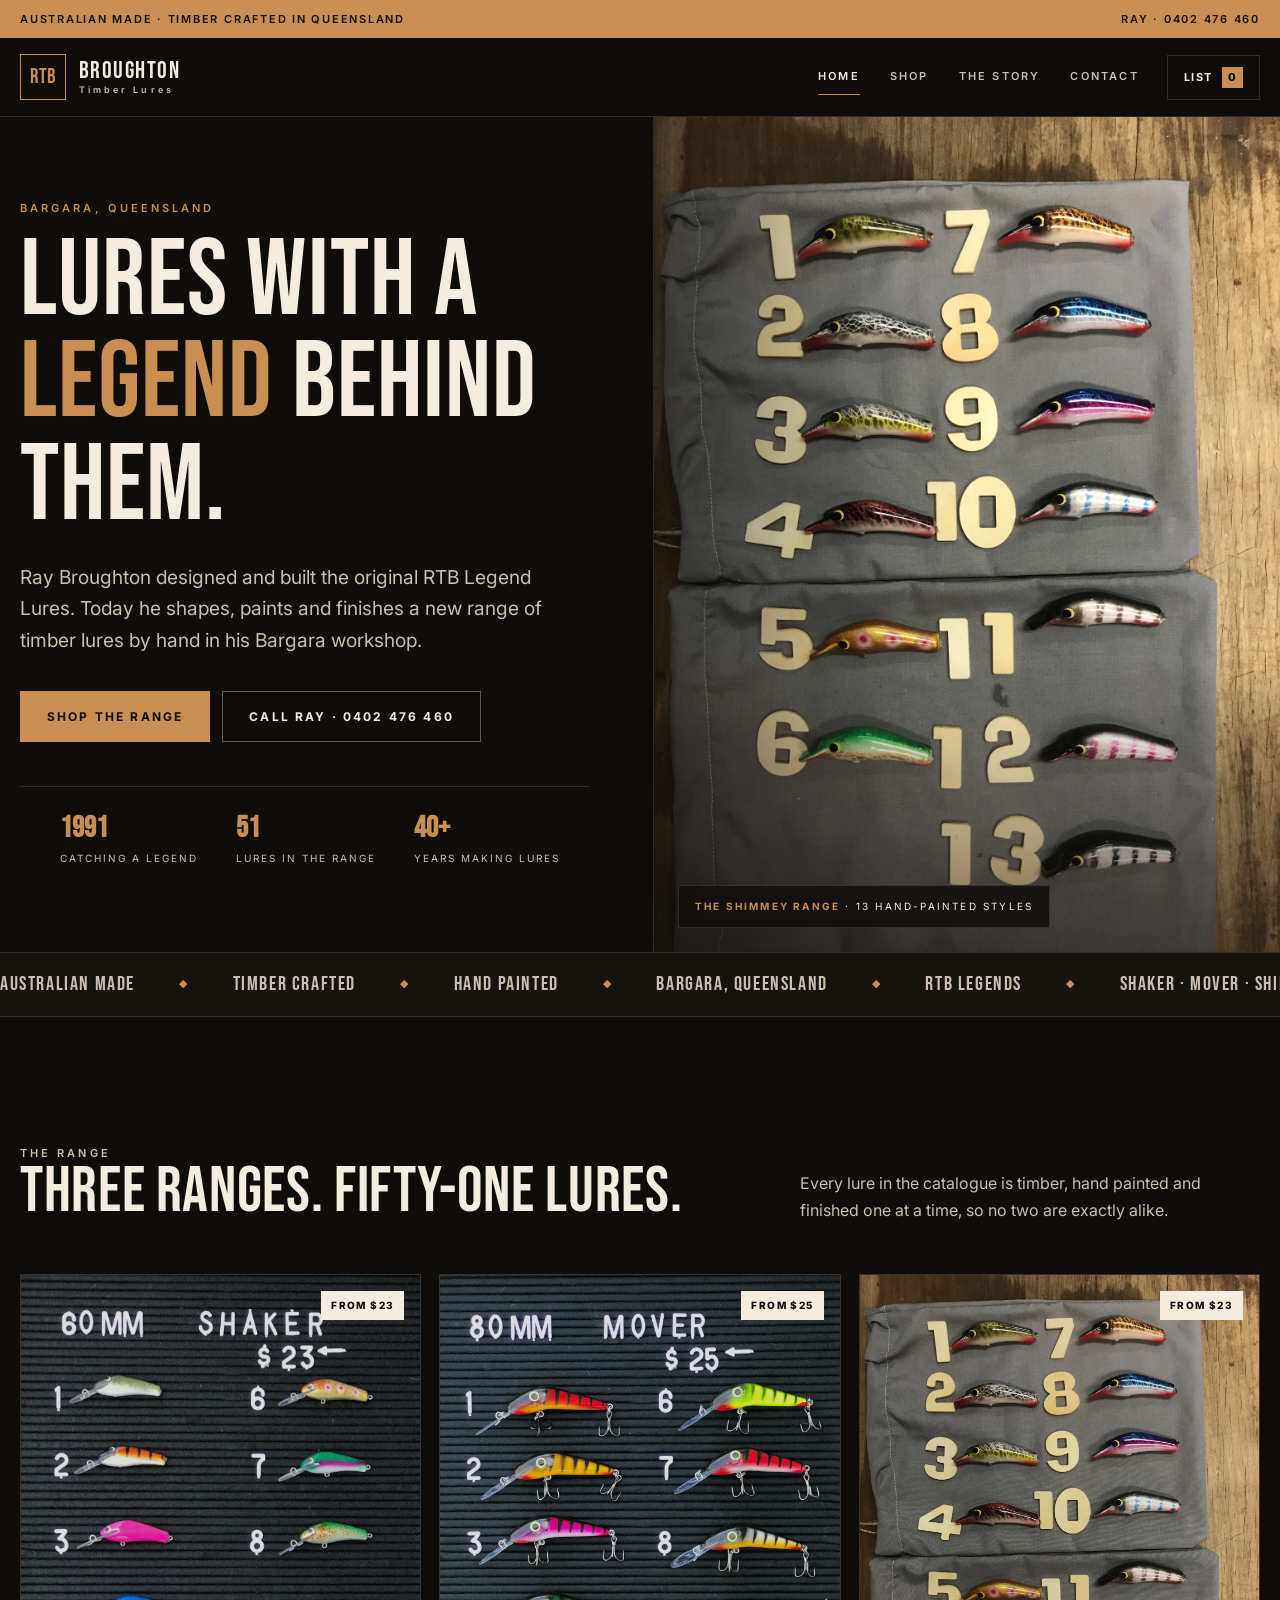
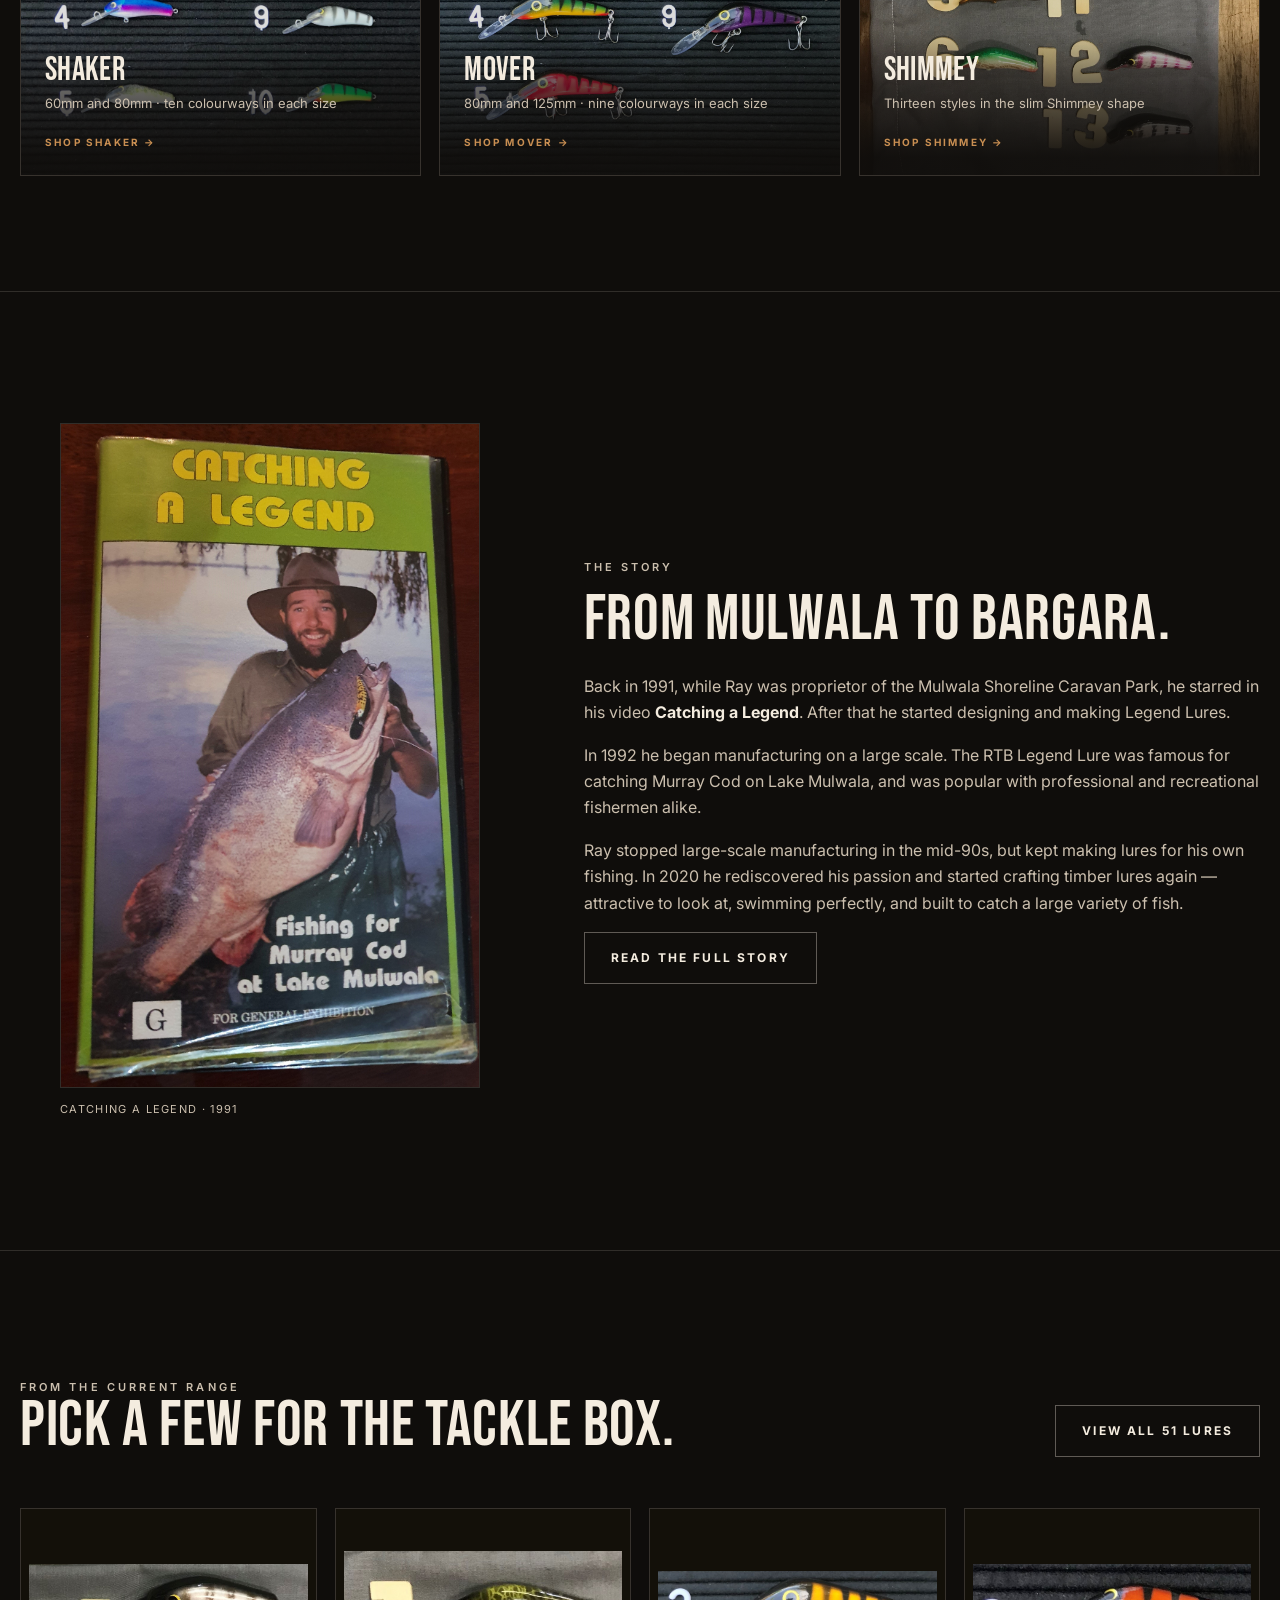
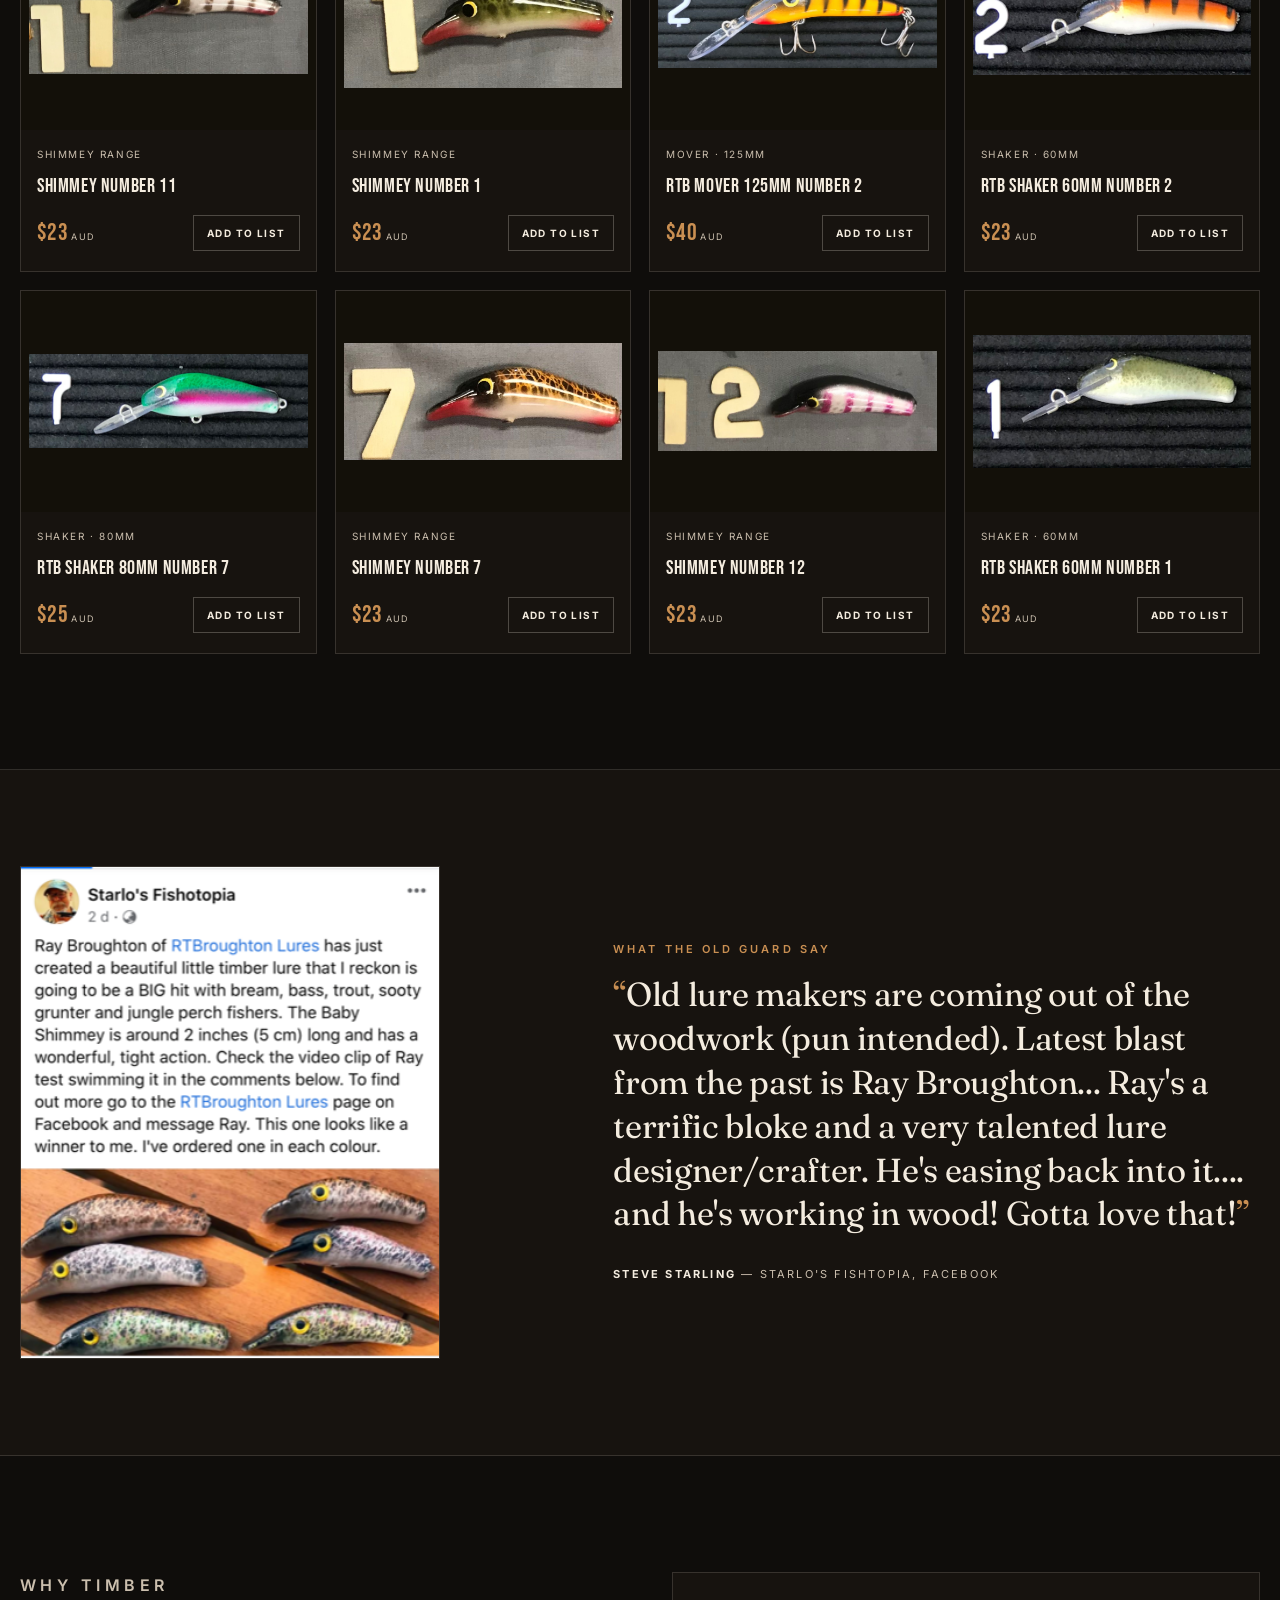
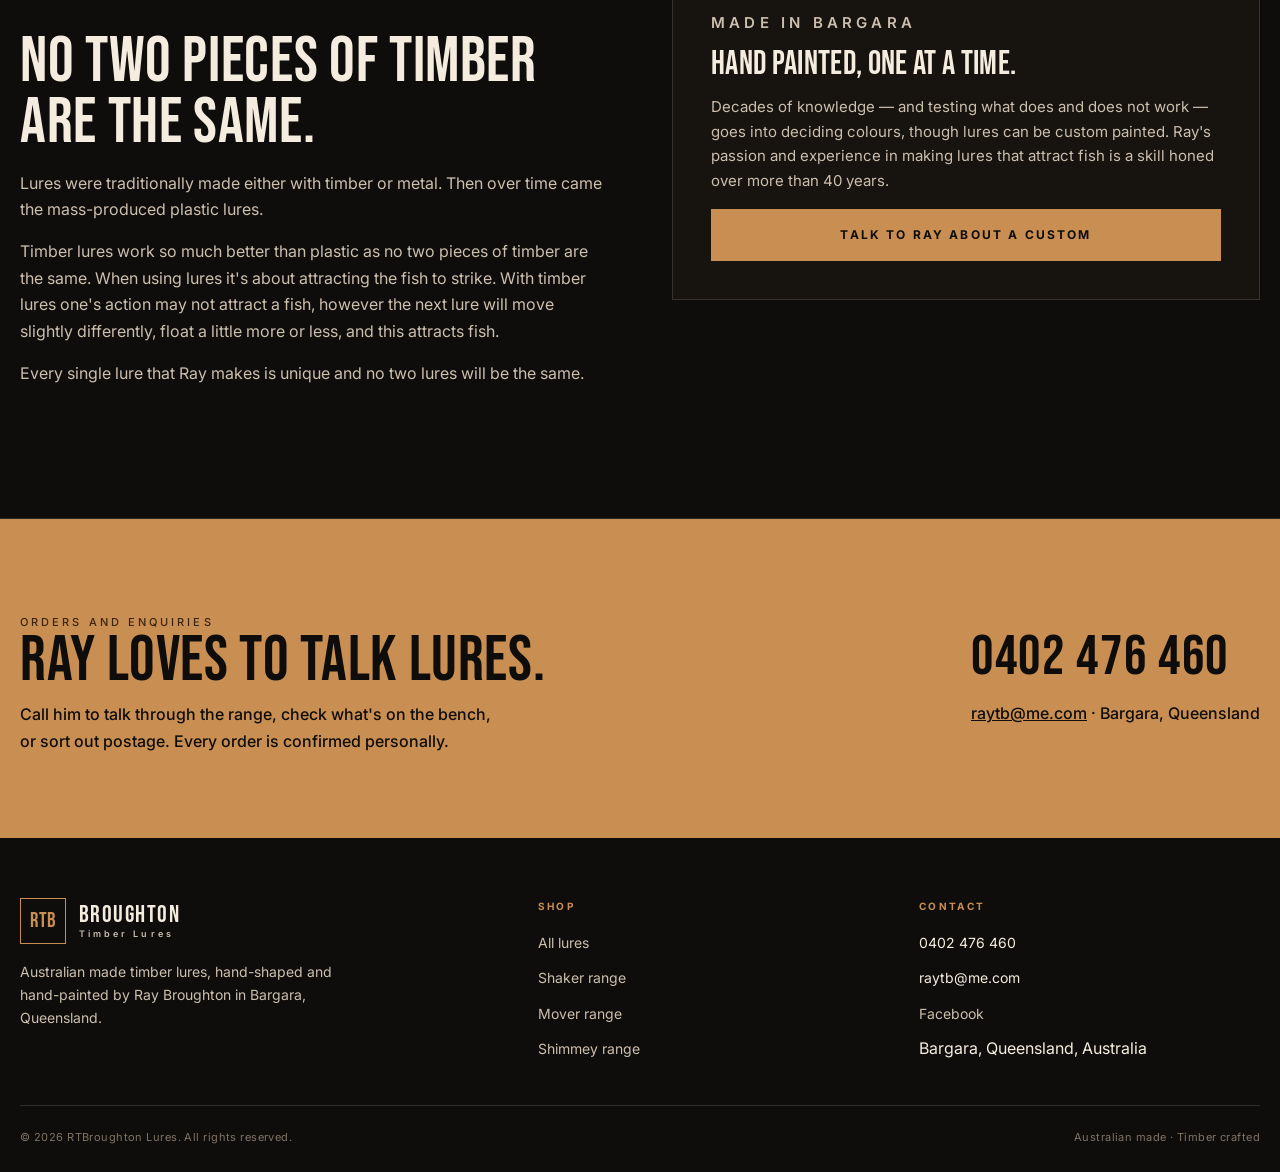
<file: index.html>
<!DOCTYPE html>
<html lang="en-AU">
<head>
<meta charset="utf-8">
<meta name="robots" content="noindex, nofollow">
<meta name="viewport" content="width=device-width, initial-scale=1">
<title>RTBroughton Lures | Australian Made Timber Lures by Ray Broughton</title>
<meta name="description" content="Hand-crafted timber fishing lures by Ray Broughton, the original designer of RTB Legend Lures. Shaker, Mover and Shimmey ranges, made in Bargara, Queensland.">
<link rel="icon" href="assets/img/brand/favicon.svg" type="image/svg+xml">
<meta property="og:title" content="RTBroughton Lures | Australian Made Timber Lures">
<meta property="og:description" content="Ray Broughton's hand-crafted timber lures. Shaker, Mover and Shimmey ranges, made in Bargara, Queensland.">
<meta property="og:image" content="assets/img/brand/hero-shimmey-range.jpg">
<meta property="og:type" content="website">
<link rel="preconnect" href="https://fonts.googleapis.com">
<link rel="preconnect" href="https://fonts.gstatic.com" crossorigin>
<link href="https://fonts.googleapis.com/css2?family=Bebas+Neue&family=Fraunces:opsz,wght@9..144,400&family=Inter:wght@400;500;600;700&display=swap" rel="stylesheet">
<link rel="stylesheet" href="assets/css/style.css">
<script type="application/ld+json">
{
  "@context": "https://schema.org",
  "@type": "LocalBusiness",
  "name": "RTBroughton Lures",
  "description": "Australian made timber fishing lures, hand-crafted by Ray Broughton, the original designer of RTB Legend Lures.",
  "image": "assets/img/brand/hero-shimmey-range.jpg",
  "telephone": "+61402476460",
  "email": "raytb@me.com",
  "address": { "@type": "PostalAddress", "addressLocality": "Bargara", "addressRegion": "QLD", "addressCountry": "AU" },
  "founder": { "@type": "Person", "name": "Ray Broughton" },
  "sameAs": ["https://www.facebook.com/RTBroughton-Lures-126674125519096"]
}
</script>
</head>
<body>

<div class="topbar">
  <div class="wrap">
    <span>Australian made &middot; Timber crafted in Queensland</span>
    <a href="tel:+61402476460">Ray &middot; 0402 476 460</a>
  </div>
</div>

<header class="site-header">
  <nav class="wrap nav" aria-label="Main">
    <a class="logo" href="index.html">
      <span class="logo-badge">RTB</span>
      <span class="logo-word">Broughton<small>Timber Lures</small></span>
    </a>
    <button class="menu-toggle" id="menuToggle" aria-expanded="false" aria-controls="navLinks">Menu</button>
    <div class="nav-links" id="navLinks">
      <a href="index.html" aria-current="page">Home</a>
      <a href="shop.html">Shop</a>
      <a href="about.html">The Story</a>
      <a href="contact.html">Contact</a>
    </div>
    <button class="cart-btn" data-open-cart type="button">List <span class="cart-count">0</span></button>
  </nav>
</header>

<main>

  <section class="hero">
    <div class="hero-grid">
      <div class="hero-copy">
        <p class="eyebrow">Bargara, Queensland</p>
        <h1>Lures with a <em>legend</em> behind them.</h1>
        <p class="lede">Ray Broughton designed and built the original RTB Legend Lures. Today he shapes, paints and finishes a new range of timber lures by hand in his Bargara workshop.</p>
        <div class="hero-actions">
          <a class="btn" href="shop.html">Shop the range</a>
          <a class="btn btn--ghost" href="tel:+61402476460">Call Ray &middot; 0402 476 460</a>
        </div>
        <ul class="hero-stats">
          <li><strong>1991</strong><span>Catching a Legend</span></li>
          <li><strong>51</strong><span>Lures in the range</span></li>
          <li><strong>40+</strong><span>Years making lures</span></li>
        </ul>
      </div>
      <div class="hero-media">
        <img src="assets/img/brand/hero-shimmey-range.jpg" alt="The thirteen Shimmey range timber lures laid out end to end" fetchpriority="high">
        <div class="hero-tag"><strong>The Shimmey range</strong> &middot; 13 hand-painted styles</div>
      </div>
    </div>
  </section>

  <div class="marquee" aria-hidden="true">
    <div class="marquee-track">
      <span>Australian made</span><span>Timber crafted</span><span>Hand painted</span><span>Bargara, Queensland</span><span>RTB Legends</span><span>Shaker &middot; Mover &middot; Shimmey</span>
      <span>Australian made</span><span>Timber crafted</span><span>Hand painted</span><span>Bargara, Queensland</span><span>RTB Legends</span><span>Shaker &middot; Mover &middot; Shimmey</span>
    </div>
  </div>

  <section class="section">
    <div class="wrap">
      <div class="section-head">
        <div>
          <p class="eyebrow">The range</p>
          <h2>Three ranges. Fifty-one lures.</h2>
        </div>
        <p>Every lure in the catalogue is timber, hand painted and finished one at a time, so no two are exactly alike.</p>
      </div>
      <div class="range-grid">
        <a class="range-card" href="shop.html?range=Shaker">
          <img src="assets/img/brand/range-shaker.jpg" alt="RTB Shaker range timber lures">
          <span class="price-tag">From $23</span>
          <div class="range-card-body">
            <h3>Shaker</h3>
            <p>60mm and 80mm &middot; ten colourways in each size</p>
            <span class="link">Shop Shaker &rarr;</span>
          </div>
        </a>
        <a class="range-card" href="shop.html?range=Mover">
          <img src="assets/img/brand/range-mover.jpg" alt="RTB Mover range timber lures">
          <span class="price-tag">From $25</span>
          <div class="range-card-body">
            <h3>Mover</h3>
            <p>80mm and 125mm &middot; nine colourways in each size</p>
            <span class="link">Shop Mover &rarr;</span>
          </div>
        </a>
        <a class="range-card" href="shop.html?range=Shimmey">
          <img src="assets/img/brand/range-shimmey.jpg" alt="The Shimmey range of RTB timber lures">
          <span class="price-tag">From $23</span>
          <div class="range-card-body">
            <h3>Shimmey</h3>
            <p>Thirteen styles in the slim Shimmey shape</p>
            <span class="link">Shop Shimmey &rarr;</span>
          </div>
        </a>
      </div>
    </div>
  </section>

  <section class="section">
    <div class="wrap story-grid">
      <figure class="story-media">
        <img src="assets/img/brand/catching-a-legend.jpg" alt="Catching a Legend VHS cover, 1991">
        <figcaption>Catching a Legend &middot; 1991</figcaption>
      </figure>
      <div class="story-copy">
        <p class="eyebrow">The story</p>
        <h2>From Mulwala to Bargara.</h2>
        <p>Back in 1991, while Ray was proprietor of the Mulwala Shoreline Caravan Park, he starred in his video <strong>Catching a Legend</strong>. After that he started designing and making Legend Lures.</p>
        <p>In 1992 he began manufacturing on a large scale. The RTB Legend Lure was famous for catching Murray Cod on Lake Mulwala, and was popular with professional and recreational fishermen alike.</p>
        <p>Ray stopped large-scale manufacturing in the mid-90s, but kept making lures for his own fishing. In 2020 he rediscovered his passion and started crafting timber lures again &mdash; attractive to look at, swimming perfectly, and built to catch a large variety of fish.</p>
        <a class="btn btn--ghost" href="about.html">Read the full story</a>
      </div>
    </div>
  </section>

  <section class="section">
    <div class="wrap">
      <div class="section-head">
        <div>
          <p class="eyebrow">From the current range</p>
          <h2>Pick a few for the tackle box.</h2>
        </div>
        <a class="btn btn--ghost" href="shop.html">View all 51 lures</a>
      </div>
      <div class="product-grid" id="featuredGrid"></div>
    </div>
  </section>

  <section class="quote-band">
    <div class="wrap quote-grid">
      <figure>
        <img src="assets/img/brand/starlo-post.png" alt="Screenshot of Steve Starling's post about RTBroughton Lures on Facebook" loading="lazy">
      </figure>
      <div class="quote-copy">
        <p class="eyebrow">What the old guard say</p>
        <blockquote>Old lure makers are coming out of the woodwork (pun intended). Latest blast from the past is Ray Broughton... Ray's a terrific bloke and a very talented lure designer/crafter. He's easing back into it.... and he's working in wood! Gotta love that!</blockquote>
        <cite><strong>Steve Starling</strong> &mdash; Starlo's Fishtopia, Facebook</cite>
      </div>
    </div>
  </section>

  <section class="section">
    <div class="wrap split">
      <div class="prose">
        <p class="eyebrow">Why timber</p>
        <h2>No two pieces of timber are the same.</h2>
        <p>Lures were traditionally made either with timber or metal. Then over time came the mass-produced plastic lures.</p>
        <p>Timber lures work so much better than plastic as no two pieces of timber are the same. When using lures it's about attracting the fish to strike. With timber lures one's action may not attract a fish, however the next lure will move slightly differently, float a little more or less, and this attracts fish.</p>
        <p>Every single lure that Ray makes is unique and no two lures will be the same.</p>
      </div>
      <div class="contact-card">
        <p class="eyebrow">Made in Bargara</p>
        <h3>Hand painted, one at a time.</h3>
        <p>Decades of knowledge &mdash; and testing what does and does not work &mdash; goes into deciding colours, though lures can be custom painted. Ray's passion and experience in making lures that attract fish is a skill honed over more than 40 years.</p>
        <a class="btn btn--block" href="contact.html">Talk to Ray about a custom</a>
      </div>
    </div>
  </section>

  <section class="cta-band">
    <div class="wrap">
      <div>
        <p class="eyebrow" style="color:#3a2410">Orders and enquiries</p>
        <h2>Ray loves to talk lures.</h2>
        <p>Call him to talk through the range, check what's on the bench, or sort out postage. Every order is confirmed personally.</p>
      </div>
      <div>
        <a class="phone-big" href="tel:+61402476460">0402 476 460</a>
        <p style="margin-top:14px"><a href="mailto:raytb@me.com">raytb@me.com</a> &middot; Bargara, Queensland</p>
      </div>
    </div>
  </section>

</main>

<footer class="site-footer">
  <div class="wrap">
    <div class="footer-grid">
      <div>
        <a class="logo" href="index.html" style="margin-bottom:16px">
          <span class="logo-badge">RTB</span>
          <span class="logo-word">Broughton<small>Timber Lures</small></span>
        </a>
        <p>Australian made timber lures, hand-shaped and hand-painted by Ray Broughton in Bargara, Queensland.</p>
      </div>
      <div>
        <h4>Shop</h4>
        <ul class="footer-links">
          <li><a href="shop.html">All lures</a></li>
          <li><a href="shop.html?range=Shaker">Shaker range</a></li>
          <li><a href="shop.html?range=Mover">Mover range</a></li>
          <li><a href="shop.html?range=Shimmey">Shimmey range</a></li>
        </ul>
      </div>
      <div>
        <h4>Contact</h4>
        <ul class="footer-links">
          <li><a href="tel:+61402476460">0402 476 460</a></li>
          <li><a href="mailto:raytb@me.com">raytb@me.com</a></li>
          <li><a href="https://www.facebook.com/RTBroughton-Lures-126674125519096" target="_blank" rel="noopener">Facebook</a></li>
          <li>Bargara, Queensland, Australia</li>
        </ul>
      </div>
    </div>
    <div class="footer-bottom">
      <span>&copy; <span id="year">2026</span> RTBroughton Lures. All rights reserved.</span>
      <span>Australian made &middot; Timber crafted</span>
    </div>
  </div>
</footer>

<script src="data/products.js"></script>
<script src="assets/js/store.js"></script>
<script>document.getElementById('year').textContent = new Date().getFullYear();</script>
</body>
</html>
</file>
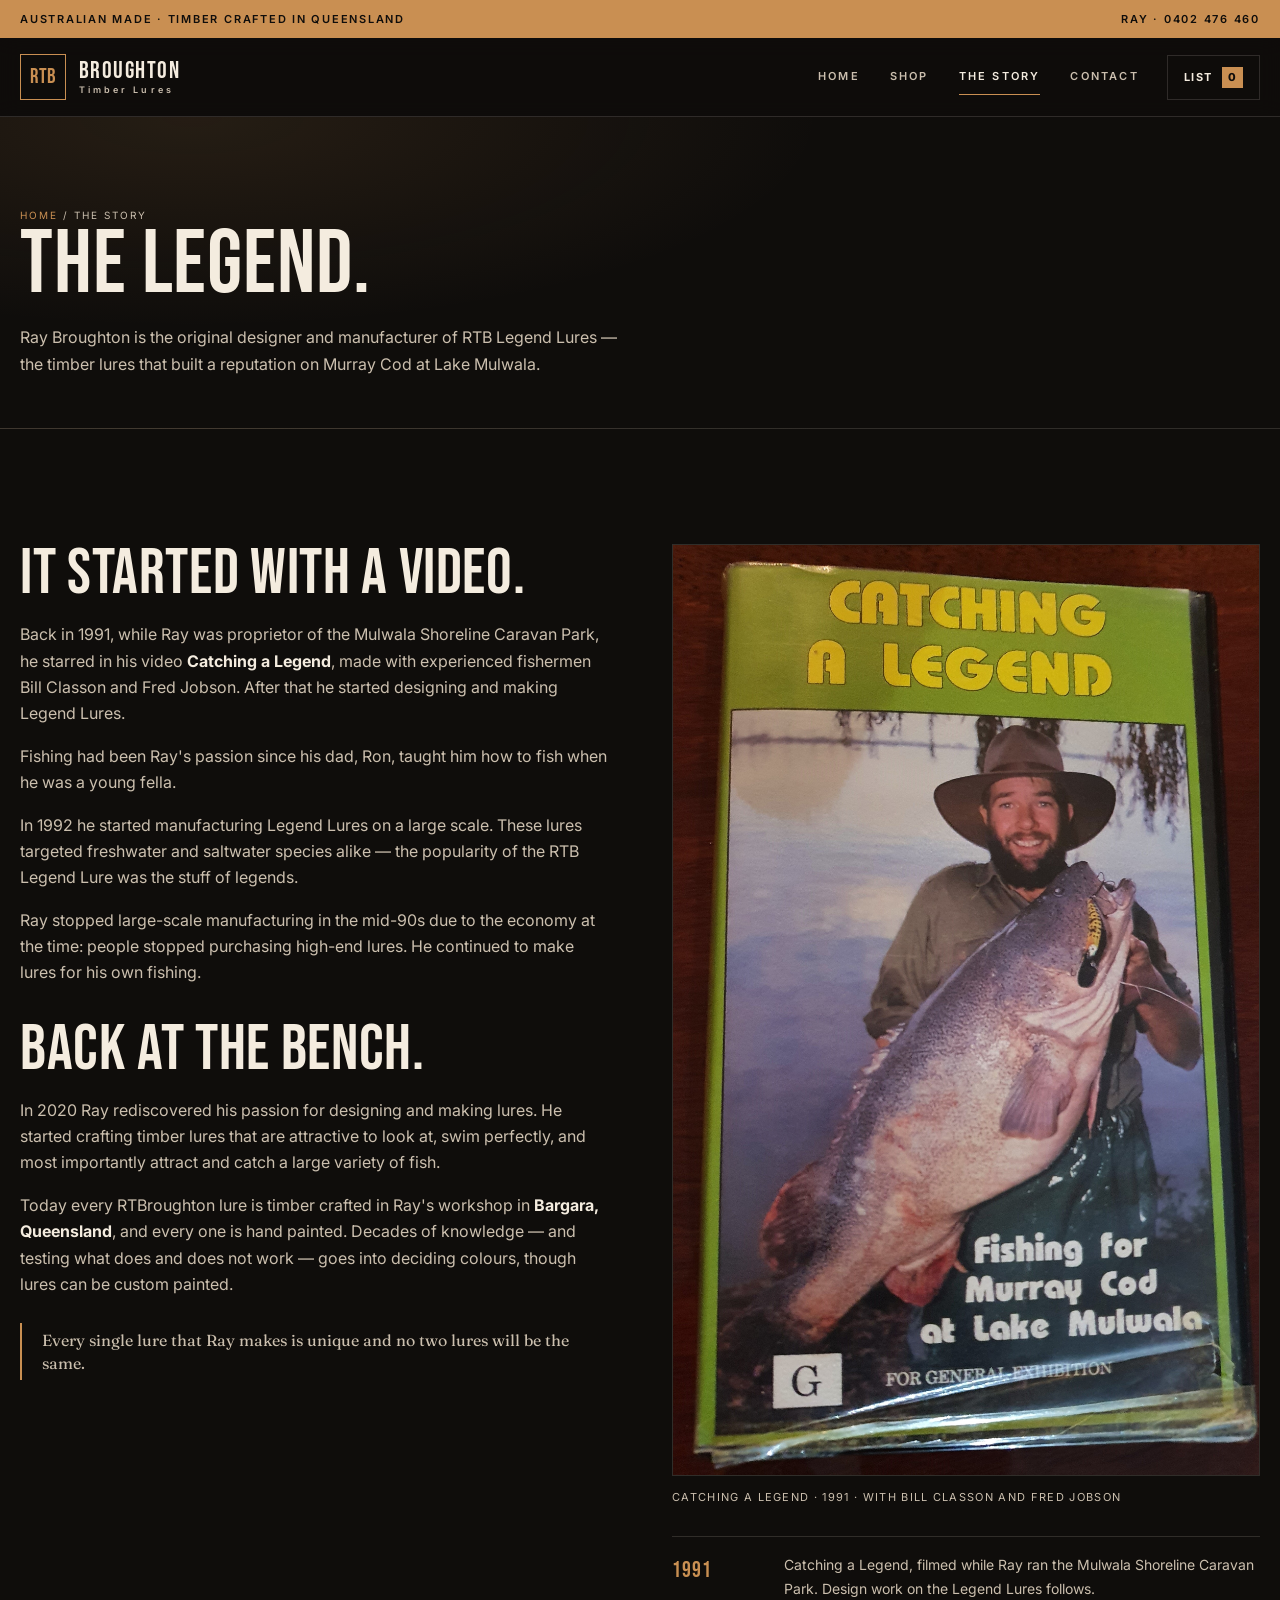
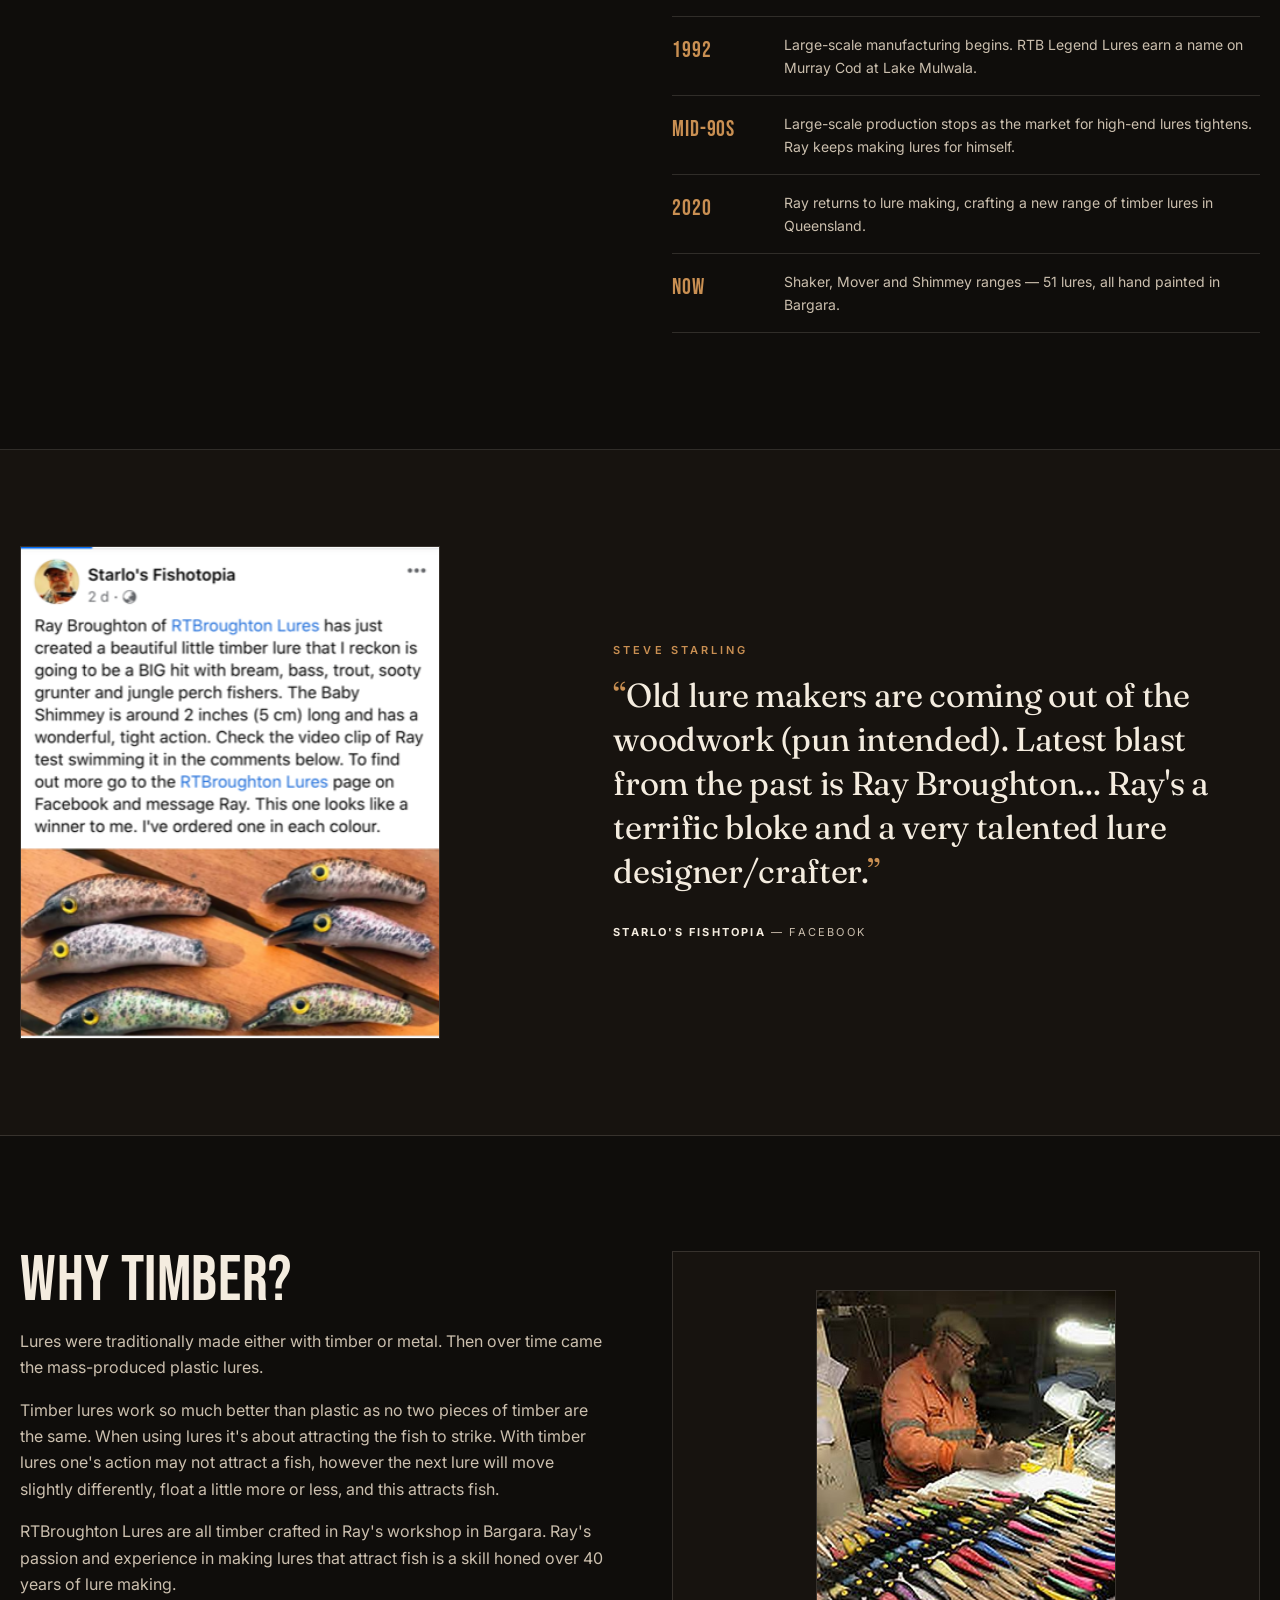
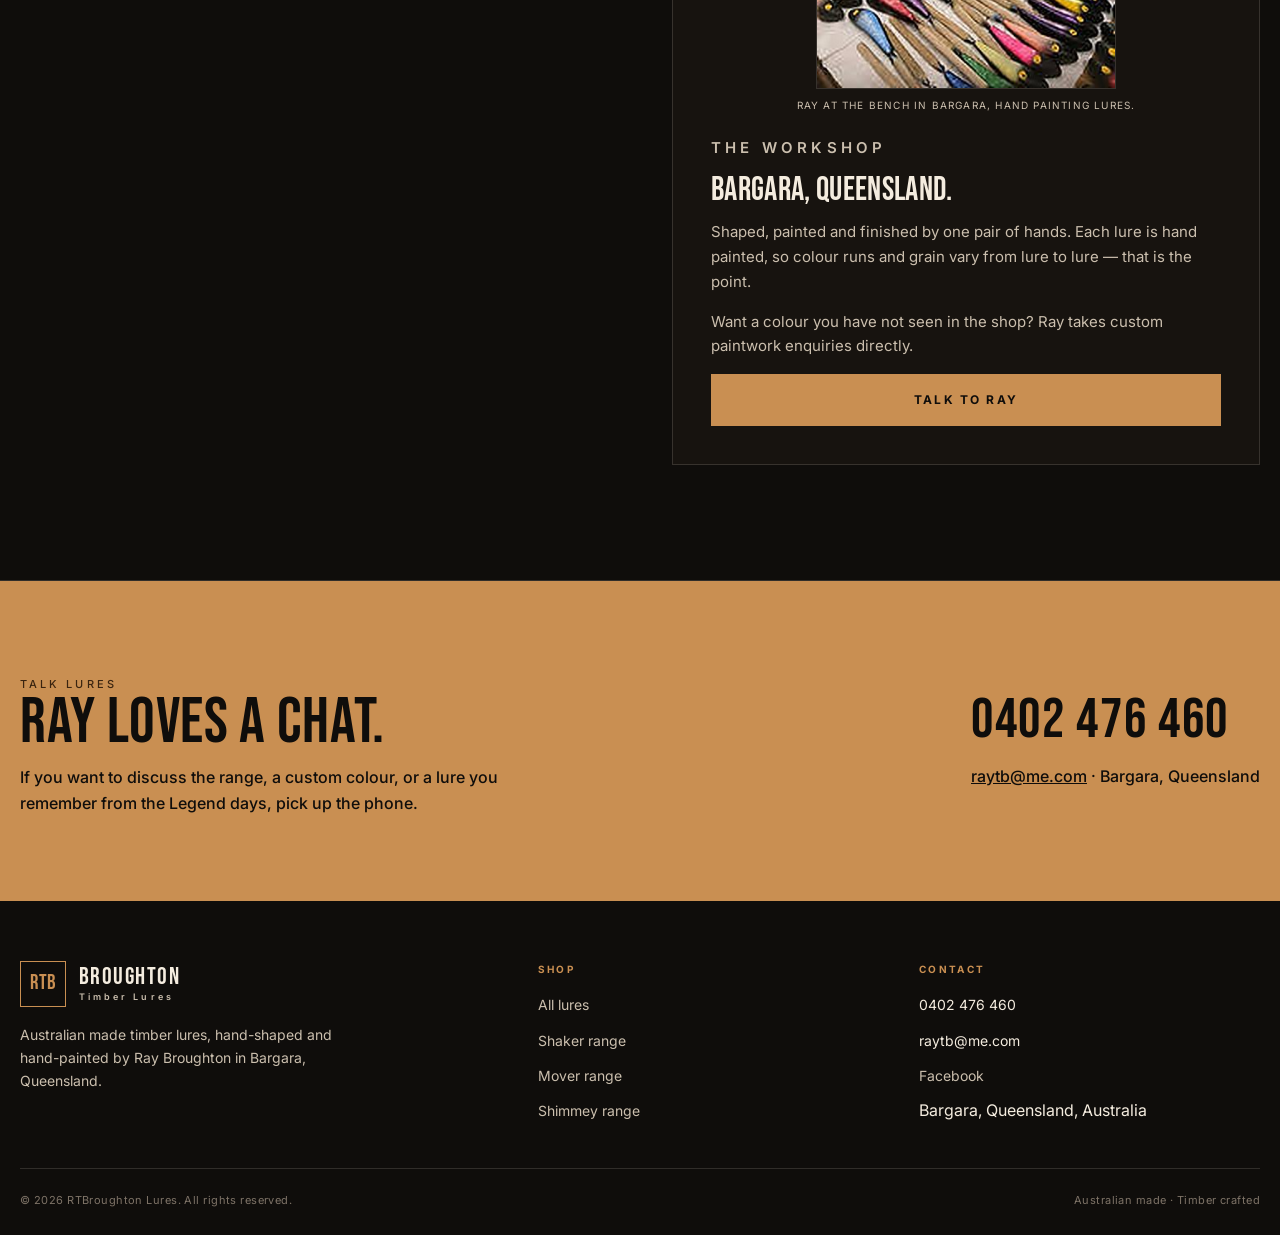
<file: about.html>
<!DOCTYPE html>
<html lang="en-AU">
<head>
<meta charset="utf-8">
<meta name="robots" content="noindex, nofollow">
<meta name="viewport" content="width=device-width, initial-scale=1">
<title>The Story | RTBroughton Lures</title>
<meta name="description" content="Ray Broughton's story: RTB Legend Lures, the 1991 video Catching a Legend, large-scale manufacturing in 1992, and the return to timber lure making in 2020.">
<link rel="icon" href="assets/img/brand/favicon.svg" type="image/svg+xml">
<meta property="og:title" content="The Story | RTBroughton Lures">
<meta property="og:image" content="assets/img/brand/catching-a-legend.jpg">
<link rel="preconnect" href="https://fonts.googleapis.com">
<link rel="preconnect" href="https://fonts.gstatic.com" crossorigin>
<link href="https://fonts.googleapis.com/css2?family=Bebas+Neue&family=Fraunces:opsz,wght@9..144,400&family=Inter:wght@400;500;600;700&display=swap" rel="stylesheet">
<link rel="stylesheet" href="assets/css/style.css">
</head>
<body>

<div class="topbar">
  <div class="wrap">
    <span>Australian made &middot; Timber crafted in Queensland</span>
    <a href="tel:+61402476460">Ray &middot; 0402 476 460</a>
  </div>
</div>

<header class="site-header">
  <nav class="wrap nav" aria-label="Main">
    <a class="logo" href="index.html">
      <span class="logo-badge">RTB</span>
      <span class="logo-word">Broughton<small>Timber Lures</small></span>
    </a>
    <button class="menu-toggle" id="menuToggle" aria-expanded="false" aria-controls="navLinks">Menu</button>
    <div class="nav-links" id="navLinks">
      <a href="index.html">Home</a>
      <a href="shop.html">Shop</a>
      <a href="about.html" aria-current="page">The Story</a>
      <a href="contact.html">Contact</a>
    </div>
    <button class="cart-btn" data-open-cart type="button">List <span class="cart-count">0</span></button>
  </nav>
</header>

<main>

  <section class="page-hero">
    <div class="wrap">
      <p class="crumbs"><a href="index.html">Home</a> / The Story</p>
      <h1>The legend.</h1>
      <p>Ray Broughton is the original designer and manufacturer of RTB Legend Lures &mdash; the timber lures that built a reputation on Murray Cod at Lake Mulwala.</p>
    </div>
  </section>

  <section class="section">
    <div class="wrap split">
      <div class="prose">
        <h2>It started with a video.</h2>
        <p>Back in 1991, while Ray was proprietor of the Mulwala Shoreline Caravan Park, he starred in his video <strong>Catching a Legend</strong>, made with experienced fishermen Bill Classon and Fred Jobson. After that he started designing and making Legend Lures.</p>
        <p>Fishing had been Ray's passion since his dad, Ron, taught him how to fish when he was a young fella.</p>
        <p>In 1992 he started manufacturing Legend Lures on a large scale. These lures targeted freshwater and saltwater species alike &mdash; the popularity of the RTB Legend Lure was the stuff of legends.</p>
        <p>Ray stopped large-scale manufacturing in the mid-90s due to the economy at the time: people stopped purchasing high-end lures. He continued to make lures for his own fishing.</p>
        <h2>Back at the bench.</h2>
        <p>In 2020 Ray rediscovered his passion for designing and making lures. He started crafting timber lures that are attractive to look at, swim perfectly, and most importantly attract and catch a large variety of fish.</p>
        <p>Today every RTBroughton lure is timber crafted in Ray's workshop in <strong>Bargara, Queensland</strong>, and every one is hand painted. Decades of knowledge &mdash; and testing what does and does not work &mdash; goes into deciding colours, though lures can be custom painted.</p>
        <p class="pull">Every single lure that Ray makes is unique and no two lures will be the same.</p>
      </div>
      <div>
        <figure class="story-media" style="margin:0 0 28px">
          <img src="assets/img/brand/catching-a-legend.jpg" alt="Catching a Legend VHS cover from 1991">
          <figcaption>Catching a Legend &middot; 1991 &middot; with Bill Classon and Fred Jobson</figcaption>
        </figure>
        <ul class="timeline">
          <li><b>1991</b><span>Catching a Legend, filmed while Ray ran the Mulwala Shoreline Caravan Park. Design work on the Legend Lures follows.</span></li>
          <li><b>1992</b><span>Large-scale manufacturing begins. RTB Legend Lures earn a name on Murray Cod at Lake Mulwala.</span></li>
          <li><b>Mid-90s</b><span>Large-scale production stops as the market for high-end lures tightens. Ray keeps making lures for himself.</span></li>
          <li><b>2020</b><span>Ray returns to lure making, crafting a new range of timber lures in Queensland.</span></li>
          <li><b>Now</b><span>Shaker, Mover and Shimmey ranges &mdash; 51 lures, all hand painted in Bargara.</span></li>
        </ul>
      </div>
    </div>
  </section>

  <section class="quote-band">
    <div class="wrap quote-grid">
      <figure>
        <img src="assets/img/brand/starlo-post.png" alt="Screenshot of Steve Starling's Facebook post about RTBroughton Lures" loading="lazy">
      </figure>
      <div class="quote-copy">
        <p class="eyebrow">Steve Starling</p>
        <blockquote>Old lure makers are coming out of the woodwork (pun intended). Latest blast from the past is Ray Broughton... Ray's a terrific bloke and a very talented lure designer/crafter.</blockquote>
        <cite><strong>Starlo's Fishtopia</strong> &mdash; Facebook</cite>
      </div>
    </div>
  </section>

  <section class="section">
    <div class="wrap split">
      <div class="prose">
        <h2>Why timber?</h2>
        <p>Lures were traditionally made either with timber or metal. Then over time came the mass-produced plastic lures.</p>
        <p>Timber lures work so much better than plastic as no two pieces of timber are the same. When using lures it's about attracting the fish to strike. With timber lures one's action may not attract a fish, however the next lure will move slightly differently, float a little more or less, and this attracts fish.</p>
        <p>RTBroughton Lures are all timber crafted in Ray's workshop in Bargara. Ray's passion and experience in making lures that attract fish is a skill honed over 40 years of lure making.</p>
      </div>
      <div class="contact-card">
        <figure class="workshop-figure">
          <img src="assets/img/brand/ray-workshop.jpg" alt="Ray Broughton painting timber lures at his workshop bench in Bargara">
          <figcaption>Ray at the bench in Bargara, hand painting lures.</figcaption>
        </figure>
        <p class="eyebrow">The workshop</p>
        <h3>Bargara, Queensland.</h3>
        <p>Shaped, painted and finished by one pair of hands. Each lure is hand painted, so colour runs and grain vary from lure to lure &mdash; that is the point.</p>
        <p>Want a colour you have not seen in the shop? Ray takes custom paintwork enquiries directly.</p>
        <a class="btn btn--block" href="contact.html">Talk to Ray</a>
      </div>
    </div>
  </section>

  <section class="cta-band">
    <div class="wrap">
      <div>
        <p class="eyebrow" style="color:#3a2410">Talk lures</p>
        <h2>Ray loves a chat.</h2>
        <p>If you want to discuss the range, a custom colour, or a lure you remember from the Legend days, pick up the phone.</p>
      </div>
      <div>
        <a class="phone-big" href="tel:+61402476460">0402 476 460</a>
        <p style="margin-top:14px"><a href="mailto:raytb@me.com">raytb@me.com</a> &middot; Bargara, Queensland</p>
      </div>
    </div>
  </section>

</main>

<footer class="site-footer">
  <div class="wrap">
    <div class="footer-grid">
      <div>
        <a class="logo" href="index.html" style="margin-bottom:16px">
          <span class="logo-badge">RTB</span>
          <span class="logo-word">Broughton<small>Timber Lures</small></span>
        </a>
        <p>Australian made timber lures, hand-shaped and hand-painted by Ray Broughton in Bargara, Queensland.</p>
      </div>
      <div>
        <h4>Shop</h4>
        <ul class="footer-links">
          <li><a href="shop.html">All lures</a></li>
          <li><a href="shop.html?range=Shaker">Shaker range</a></li>
          <li><a href="shop.html?range=Mover">Mover range</a></li>
          <li><a href="shop.html?range=Shimmey">Shimmey range</a></li>
        </ul>
      </div>
      <div>
        <h4>Contact</h4>
        <ul class="footer-links">
          <li><a href="tel:+61402476460">0402 476 460</a></li>
          <li><a href="mailto:raytb@me.com">raytb@me.com</a></li>
          <li><a href="https://www.facebook.com/RTBroughton-Lures-126674125519096" target="_blank" rel="noopener">Facebook</a></li>
          <li>Bargara, Queensland, Australia</li>
        </ul>
      </div>
    </div>
    <div class="footer-bottom">
      <span>&copy; <span class="year">2026</span> RTBroughton Lures. All rights reserved.</span>
      <span>Australian made &middot; Timber crafted</span>
    </div>
  </div>
</footer>

<script src="data/products.js"></script>
<script src="assets/js/store.js"></script>
<script>document.querySelectorAll('.year').forEach(function(e){e.textContent=new Date().getFullYear();});</script>
</body>
</html>
</file>
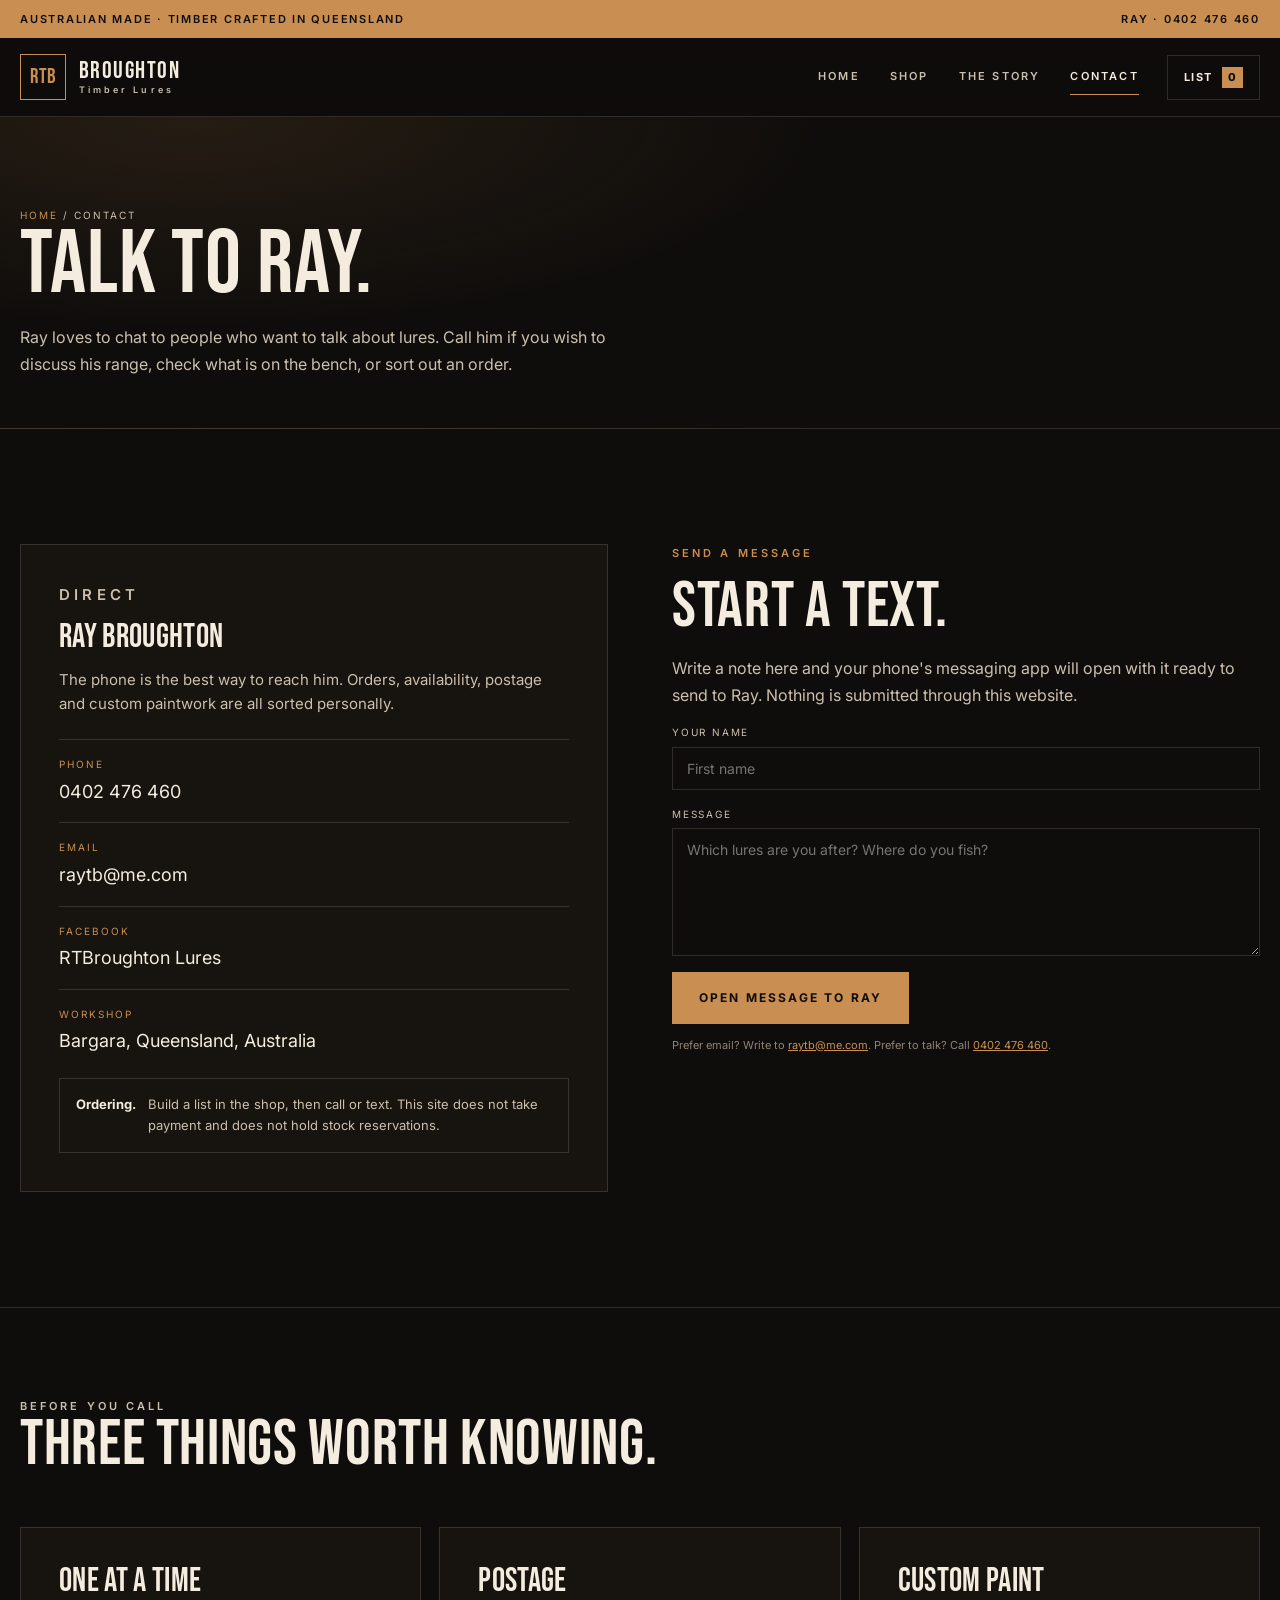
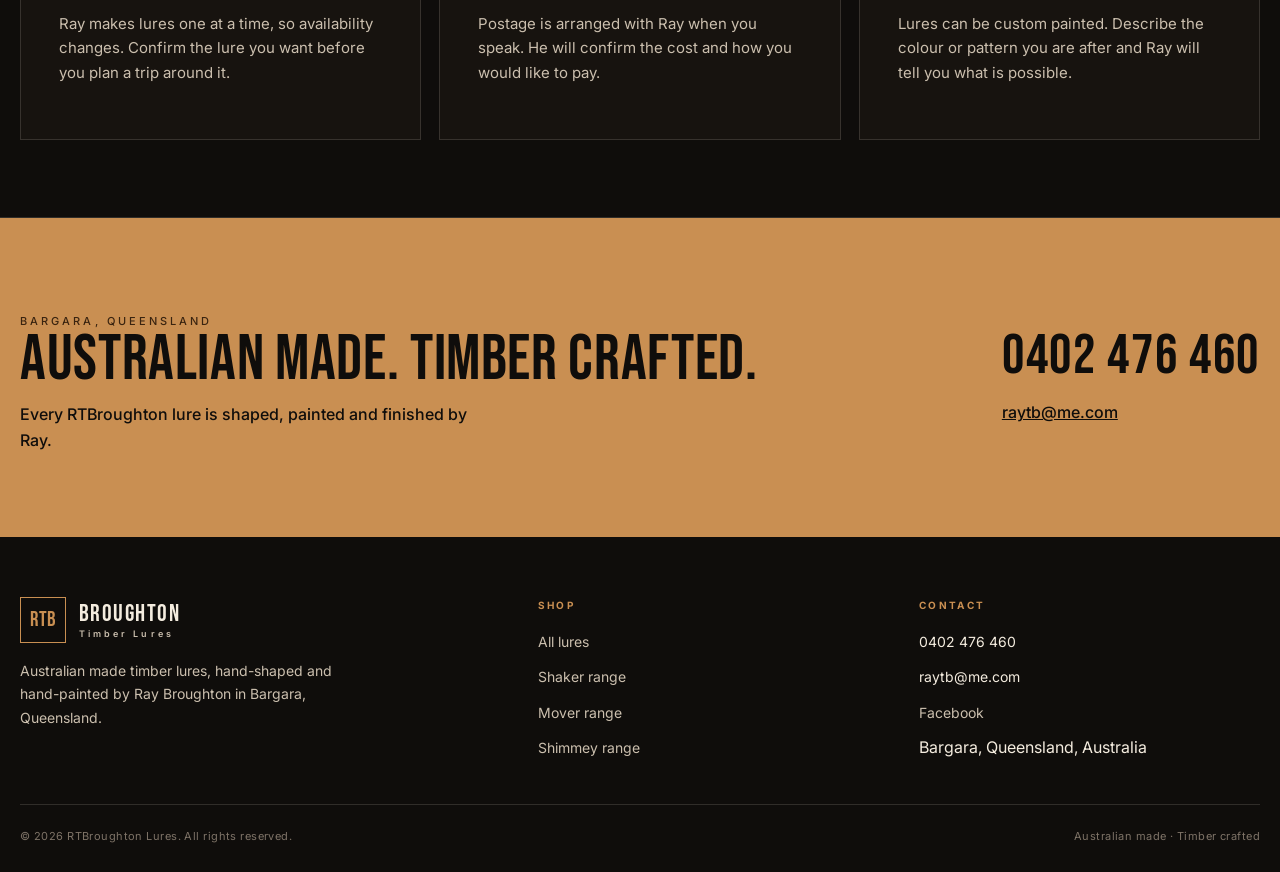
<file: contact.html>
<!DOCTYPE html>
<html lang="en-AU">
<head>
<meta charset="utf-8">
<meta name="robots" content="noindex, nofollow">
<meta name="viewport" content="width=device-width, initial-scale=1">
<title>Contact Ray | RTBroughton Lures</title>
<meta name="description" content="Call Ray Broughton on 0402 476 460 to talk timber lures, check availability, arrange postage or discuss custom paintwork. Bargara, Queensland.">
<link rel="icon" href="assets/img/brand/favicon.svg" type="image/svg+xml">
<link rel="preconnect" href="https://fonts.googleapis.com">
<link rel="preconnect" href="https://fonts.gstatic.com" crossorigin>
<link href="https://fonts.googleapis.com/css2?family=Bebas+Neue&family=Fraunces:opsz,wght@9..144,400&family=Inter:wght@400;500;600;700&display=swap" rel="stylesheet">
<link rel="stylesheet" href="assets/css/style.css">
</head>
<body>

<div class="topbar">
  <div class="wrap">
    <span>Australian made &middot; Timber crafted in Queensland</span>
    <a href="tel:+61402476460">Ray &middot; 0402 476 460</a>
  </div>
</div>

<header class="site-header">
  <nav class="wrap nav" aria-label="Main">
    <a class="logo" href="index.html">
      <span class="logo-badge">RTB</span>
      <span class="logo-word">Broughton<small>Timber Lures</small></span>
    </a>
    <button class="menu-toggle" id="menuToggle" aria-expanded="false" aria-controls="navLinks">Menu</button>
    <div class="nav-links" id="navLinks">
      <a href="index.html">Home</a>
      <a href="shop.html">Shop</a>
      <a href="about.html">The Story</a>
      <a href="contact.html" aria-current="page">Contact</a>
    </div>
    <button class="cart-btn" data-open-cart type="button">List <span class="cart-count">0</span></button>
  </nav>
</header>

<main>

  <section class="page-hero">
    <div class="wrap">
      <p class="crumbs"><a href="index.html">Home</a> / Contact</p>
      <h1>Talk to Ray.</h1>
      <p>Ray loves to chat to people who want to talk about lures. Call him if you wish to discuss his range, check what is on the bench, or sort out an order.</p>
    </div>
  </section>

  <section class="section">
    <div class="wrap split">
      <div class="contact-card">
        <p class="eyebrow">Direct</p>
        <h3>Ray Broughton</h3>
        <p>The phone is the best way to reach him. Orders, availability, postage and custom paintwork are all sorted personally.</p>
        <ul class="contact-list">
          <li><span>Phone</span><a href="tel:+61402476460">0402 476 460</a></li>
          <li><span>Email</span><a href="mailto:raytb@me.com">raytb@me.com</a></li>
          <li><span>Facebook</span><a href="https://www.facebook.com/RTBroughton-Lures-126674125519096" target="_blank" rel="noopener">RTBroughton Lures</a></li>
          <li><span>Workshop</span><a href="https://maps.google.com/?q=Bargara+Queensland+Australia" target="_blank" rel="noopener">Bargara, Queensland, Australia</a></li>
        </ul>
        <div class="stock-note" style="margin-bottom:0">
          <strong>Ordering.</strong>
          <span>Build a list in the shop, then call or text. This site does not take payment and does not hold stock reservations.</span>
        </div>
      </div>
      <div>
        <p class="eyebrow">Send a message</p>
        <h2 style="margin-bottom:18px">Start a text.</h2>
        <p style="color:var(--cream-dim)">Write a note here and your phone's messaging app will open with it ready to send to Ray. Nothing is submitted through this website.</p>
        <form id="contactForm" novalidate>
          <div class="field">
            <label for="cfName">Your name</label>
            <input id="cfName" name="name" type="text" autocomplete="name" placeholder="First name">
          </div>
          <div class="field">
            <label for="cfMessage">Message</label>
            <textarea id="cfMessage" name="message" rows="6" placeholder="Which lures are you after? Where do you fish?"></textarea>
          </div>
          <button class="btn" type="submit">Open message to Ray</button>
          <p class="form-note">Prefer email? Write to <a href="mailto:raytb@me.com" style="color:var(--timber)">raytb@me.com</a>. Prefer to talk? Call <a href="tel:+61402476460" style="color:var(--timber)">0402 476 460</a>.</p>
        </form>
      </div>
    </div>
  </section>

  <section class="section section--tight">
    <div class="wrap">
      <div class="section-head">
        <div>
          <p class="eyebrow">Before you call</p>
          <h2>Three things worth knowing.</h2>
        </div>
      </div>
      <div class="range-grid">
        <div class="contact-card">
          <h3>One at a time</h3>
          <p style="margin-top:12px">Ray makes lures one at a time, so availability changes. Confirm the lure you want before you plan a trip around it.</p>
        </div>
        <div class="contact-card">
          <h3>Postage</h3>
          <p style="margin-top:12px">Postage is arranged with Ray when you speak. He will confirm the cost and how you would like to pay.</p>
        </div>
        <div class="contact-card">
          <h3>Custom paint</h3>
          <p style="margin-top:12px">Lures can be custom painted. Describe the colour or pattern you are after and Ray will tell you what is possible.</p>
        </div>
      </div>
    </div>
  </section>

  <section class="cta-band">
    <div class="wrap">
      <div>
        <p class="eyebrow" style="color:#3a2410">Bargara, Queensland</p>
        <h2>Australian made. Timber crafted.</h2>
        <p>Every RTBroughton lure is shaped, painted and finished by Ray.</p>
      </div>
      <div>
        <a class="phone-big" href="tel:+61402476460">0402 476 460</a>
        <p style="margin-top:14px"><a href="mailto:raytb@me.com">raytb@me.com</a></p>
      </div>
    </div>
  </section>

</main>

<footer class="site-footer">
  <div class="wrap">
    <div class="footer-grid">
      <div>
        <a class="logo" href="index.html" style="margin-bottom:16px">
          <span class="logo-badge">RTB</span>
          <span class="logo-word">Broughton<small>Timber Lures</small></span>
        </a>
        <p>Australian made timber lures, hand-shaped and hand-painted by Ray Broughton in Bargara, Queensland.</p>
      </div>
      <div>
        <h4>Shop</h4>
        <ul class="footer-links">
          <li><a href="shop.html">All lures</a></li>
          <li><a href="shop.html?range=Shaker">Shaker range</a></li>
          <li><a href="shop.html?range=Mover">Mover range</a></li>
          <li><a href="shop.html?range=Shimmey">Shimmey range</a></li>
        </ul>
      </div>
      <div>
        <h4>Contact</h4>
        <ul class="footer-links">
          <li><a href="tel:+61402476460">0402 476 460</a></li>
          <li><a href="mailto:raytb@me.com">raytb@me.com</a></li>
          <li><a href="https://www.facebook.com/RTBroughton-Lures-126674125519096" target="_blank" rel="noopener">Facebook</a></li>
          <li>Bargara, Queensland, Australia</li>
        </ul>
      </div>
    </div>
    <div class="footer-bottom">
      <span>&copy; <span class="year">2026</span> RTBroughton Lures. All rights reserved.</span>
      <span>Australian made &middot; Timber crafted</span>
    </div>
  </div>
</footer>

<script src="data/products.js"></script>
<script src="assets/js/store.js"></script>
<script>document.querySelectorAll('.year').forEach(function(e){e.textContent=new Date().getFullYear();});</script>
</body>
</html>
</file>
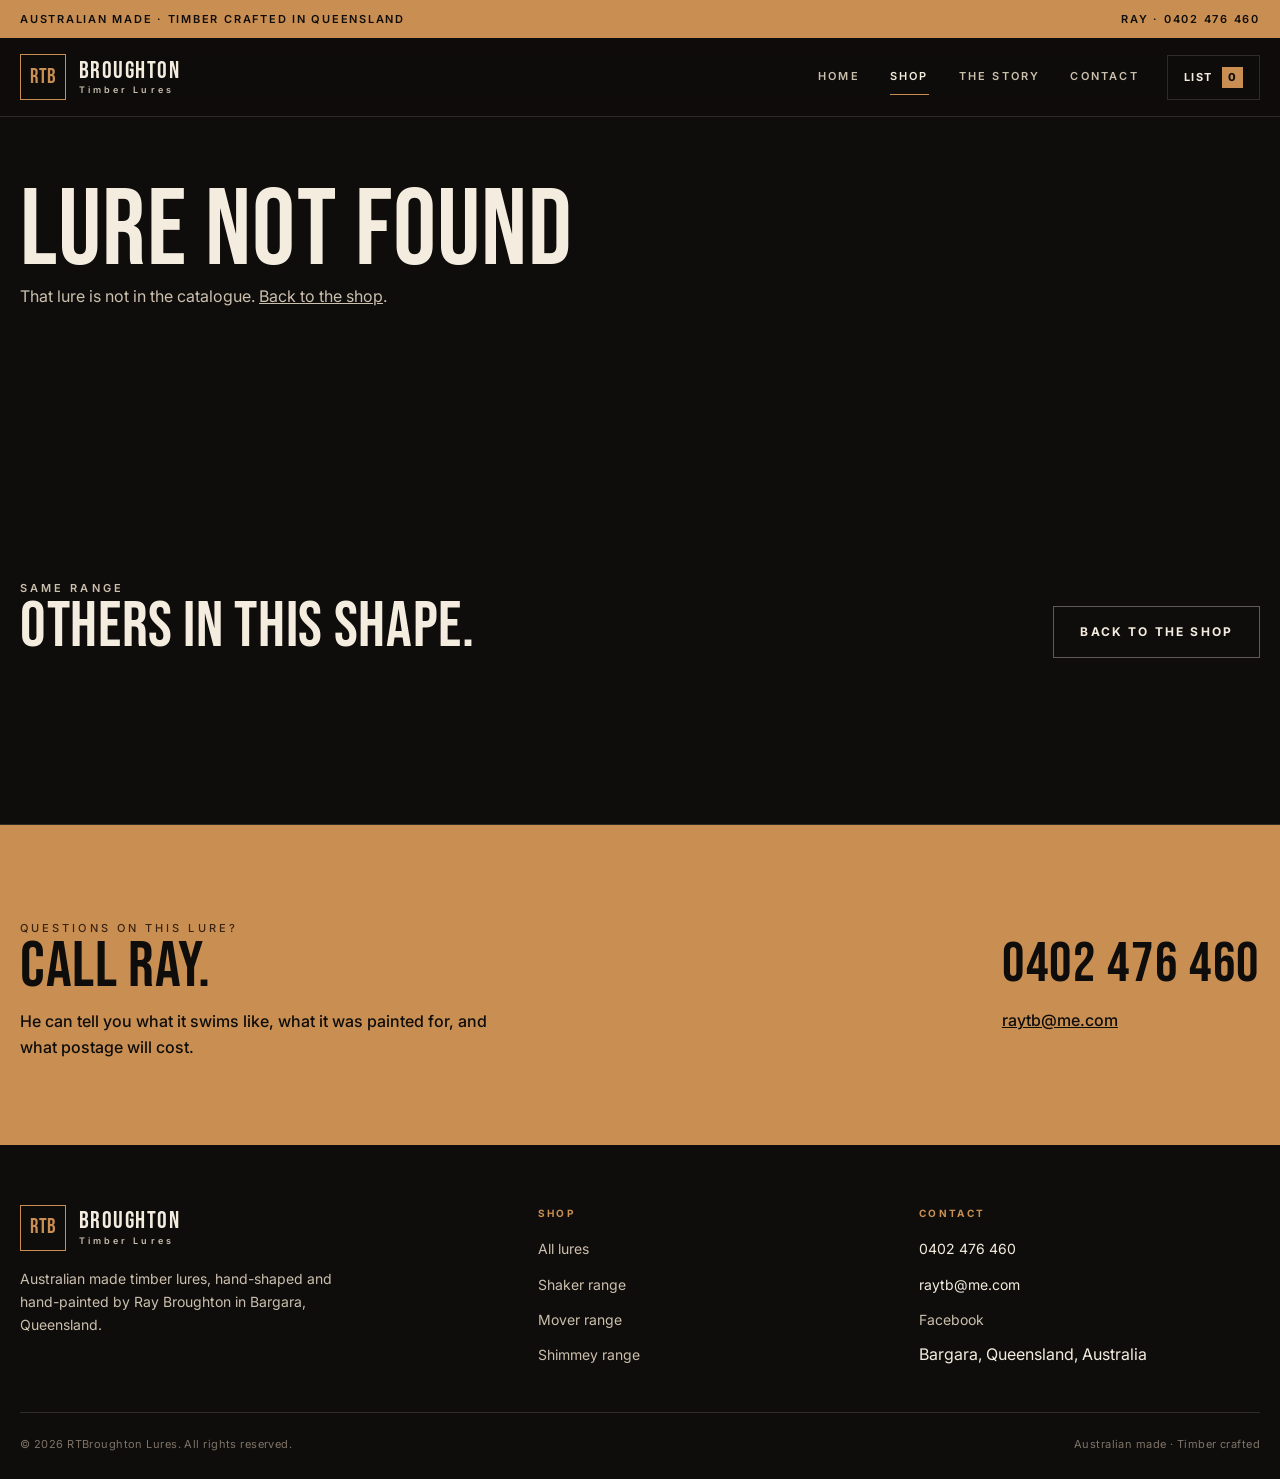
<file: product.html>
<!DOCTYPE html>
<html lang="en-AU">
<head>
<meta charset="utf-8">
<meta name="robots" content="noindex, nofollow">
<meta name="viewport" content="width=device-width, initial-scale=1">
<title>Lure | RTBroughton Lures</title>
<meta name="description" content="RTBroughton timber lure, hand-made by Ray Broughton in Bargara, Queensland.">
<link rel="icon" href="assets/img/brand/favicon.svg" type="image/svg+xml">
<link rel="preconnect" href="https://fonts.googleapis.com">
<link rel="preconnect" href="https://fonts.gstatic.com" crossorigin>
<link href="https://fonts.googleapis.com/css2?family=Bebas+Neue&family=Fraunces:opsz,wght@9..144,400&family=Inter:wght@400;500;600;700&display=swap" rel="stylesheet">
<link rel="stylesheet" href="assets/css/style.css">
</head>
<body>

<div class="topbar">
  <div class="wrap">
    <span>Australian made &middot; Timber crafted in Queensland</span>
    <a href="tel:+61402476460">Ray &middot; 0402 476 460</a>
  </div>
</div>

<header class="site-header">
  <nav class="wrap nav" aria-label="Main">
    <a class="logo" href="index.html">
      <span class="logo-badge">RTB</span>
      <span class="logo-word">Broughton<small>Timber Lures</small></span>
    </a>
    <button class="menu-toggle" id="menuToggle" aria-expanded="false" aria-controls="navLinks">Menu</button>
    <div class="nav-links" id="navLinks">
      <a href="index.html">Home</a>
      <a href="shop.html" aria-current="page">Shop</a>
      <a href="about.html">The Story</a>
      <a href="contact.html">Contact</a>
    </div>
    <button class="cart-btn" data-open-cart type="button">List <span class="cart-count">0</span></button>
  </nav>
</header>

<main>
  <div class="wrap">
    <div class="product-layout" id="productDetail"></div>
  </div>

  <section class="section">
    <div class="wrap">
      <div class="section-head">
        <div>
          <p class="eyebrow">Same range</p>
          <h2>Others in this shape.</h2>
        </div>
        <a class="btn btn--ghost" href="shop.html">Back to the shop</a>
      </div>
      <div class="product-grid" id="relatedGrid"></div>
    </div>
  </section>

  <section class="cta-band">
    <div class="wrap">
      <div>
        <p class="eyebrow" style="color:#3a2410">Questions on this lure?</p>
        <h2>Call Ray.</h2>
        <p>He can tell you what it swims like, what it was painted for, and what postage will cost.</p>
      </div>
      <div>
        <a class="phone-big" href="tel:+61402476460">0402 476 460</a>
        <p style="margin-top:14px"><a href="mailto:raytb@me.com">raytb@me.com</a></p>
      </div>
    </div>
  </section>
</main>

<footer class="site-footer">
  <div class="wrap">
    <div class="footer-grid">
      <div>
        <a class="logo" href="index.html" style="margin-bottom:16px">
          <span class="logo-badge">RTB</span>
          <span class="logo-word">Broughton<small>Timber Lures</small></span>
        </a>
        <p>Australian made timber lures, hand-shaped and hand-painted by Ray Broughton in Bargara, Queensland.</p>
      </div>
      <div>
        <h4>Shop</h4>
        <ul class="footer-links">
          <li><a href="shop.html">All lures</a></li>
          <li><a href="shop.html?range=Shaker">Shaker range</a></li>
          <li><a href="shop.html?range=Mover">Mover range</a></li>
          <li><a href="shop.html?range=Shimmey">Shimmey range</a></li>
        </ul>
      </div>
      <div>
        <h4>Contact</h4>
        <ul class="footer-links">
          <li><a href="tel:+61402476460">0402 476 460</a></li>
          <li><a href="mailto:raytb@me.com">raytb@me.com</a></li>
          <li><a href="https://www.facebook.com/RTBroughton-Lures-126674125519096" target="_blank" rel="noopener">Facebook</a></li>
          <li>Bargara, Queensland, Australia</li>
        </ul>
      </div>
    </div>
    <div class="footer-bottom">
      <span>&copy; <span class="year">2026</span> RTBroughton Lures. All rights reserved.</span>
      <span>Australian made &middot; Timber crafted</span>
    </div>
  </div>
</footer>

<script src="data/products.js"></script>
<script src="assets/js/store.js"></script>
<script>document.querySelectorAll('.year').forEach(function(e){e.textContent=new Date().getFullYear();});</script>
</body>
</html>
</file>
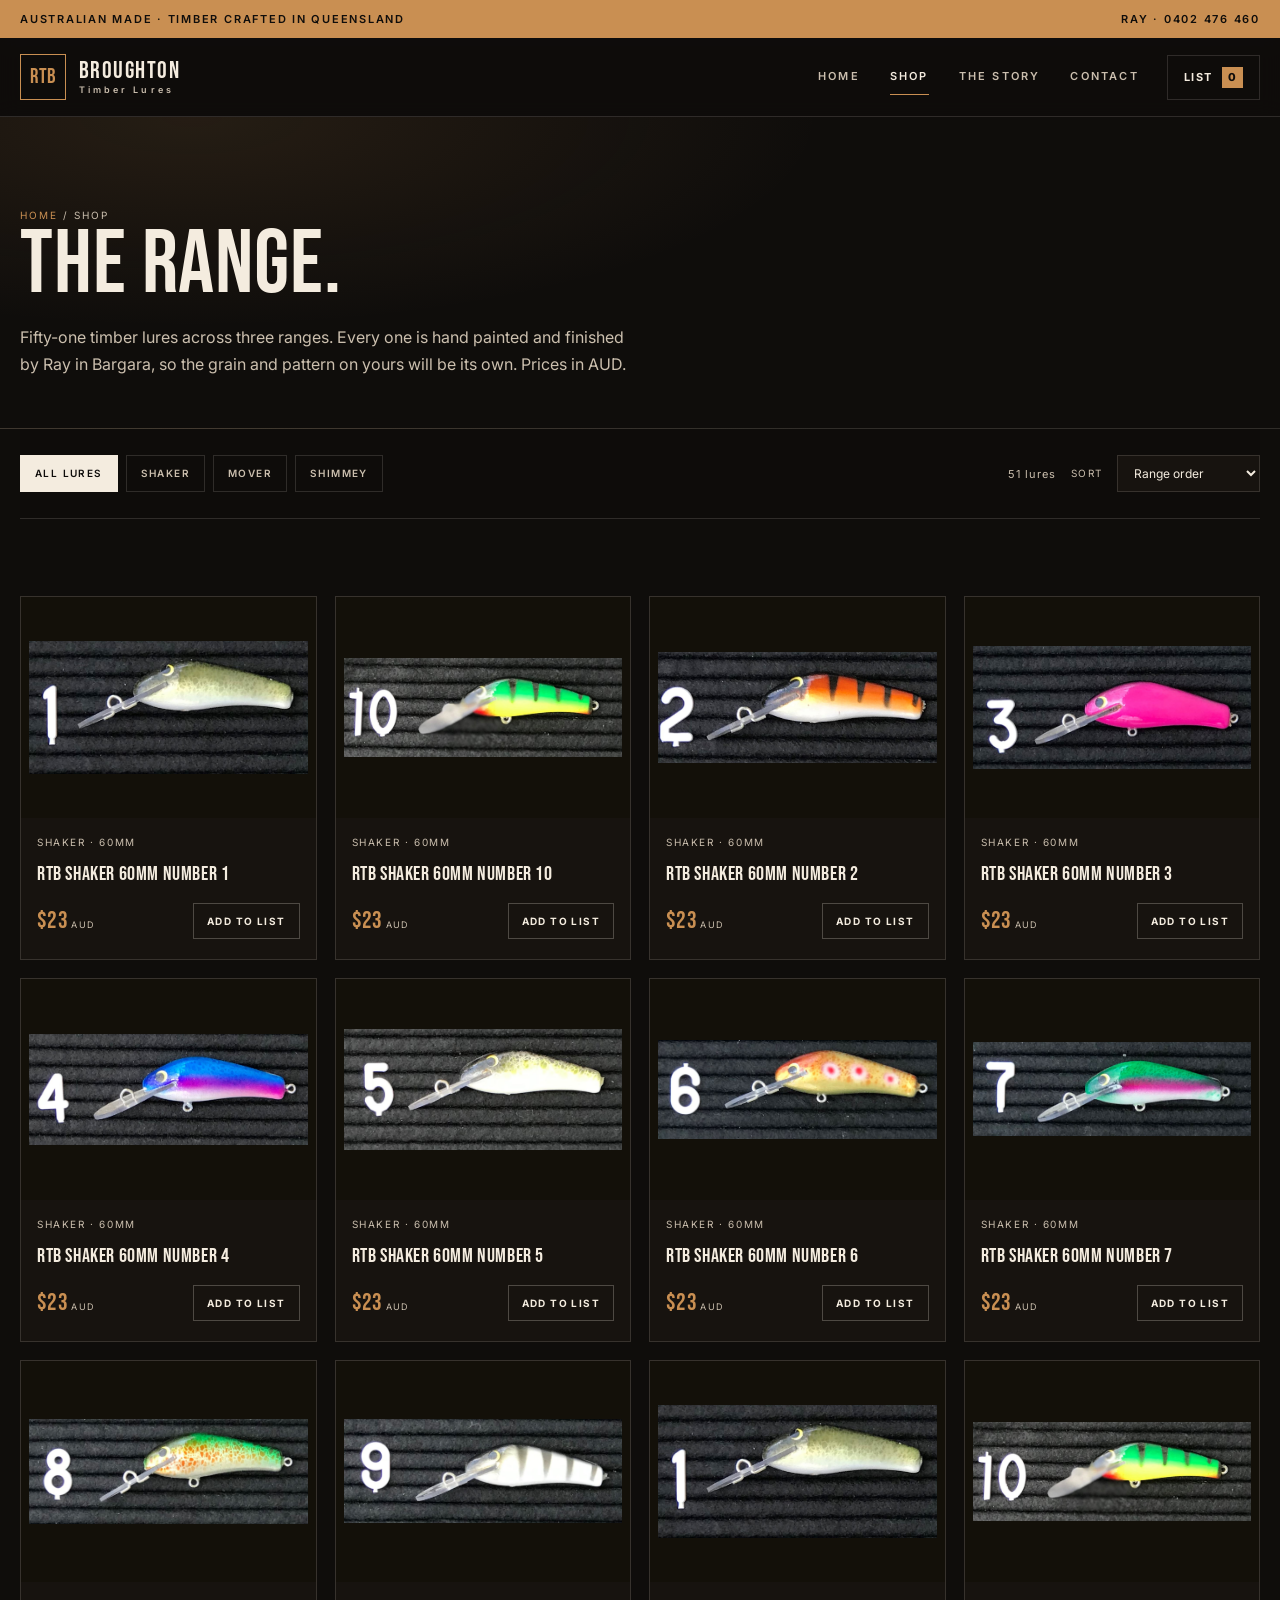
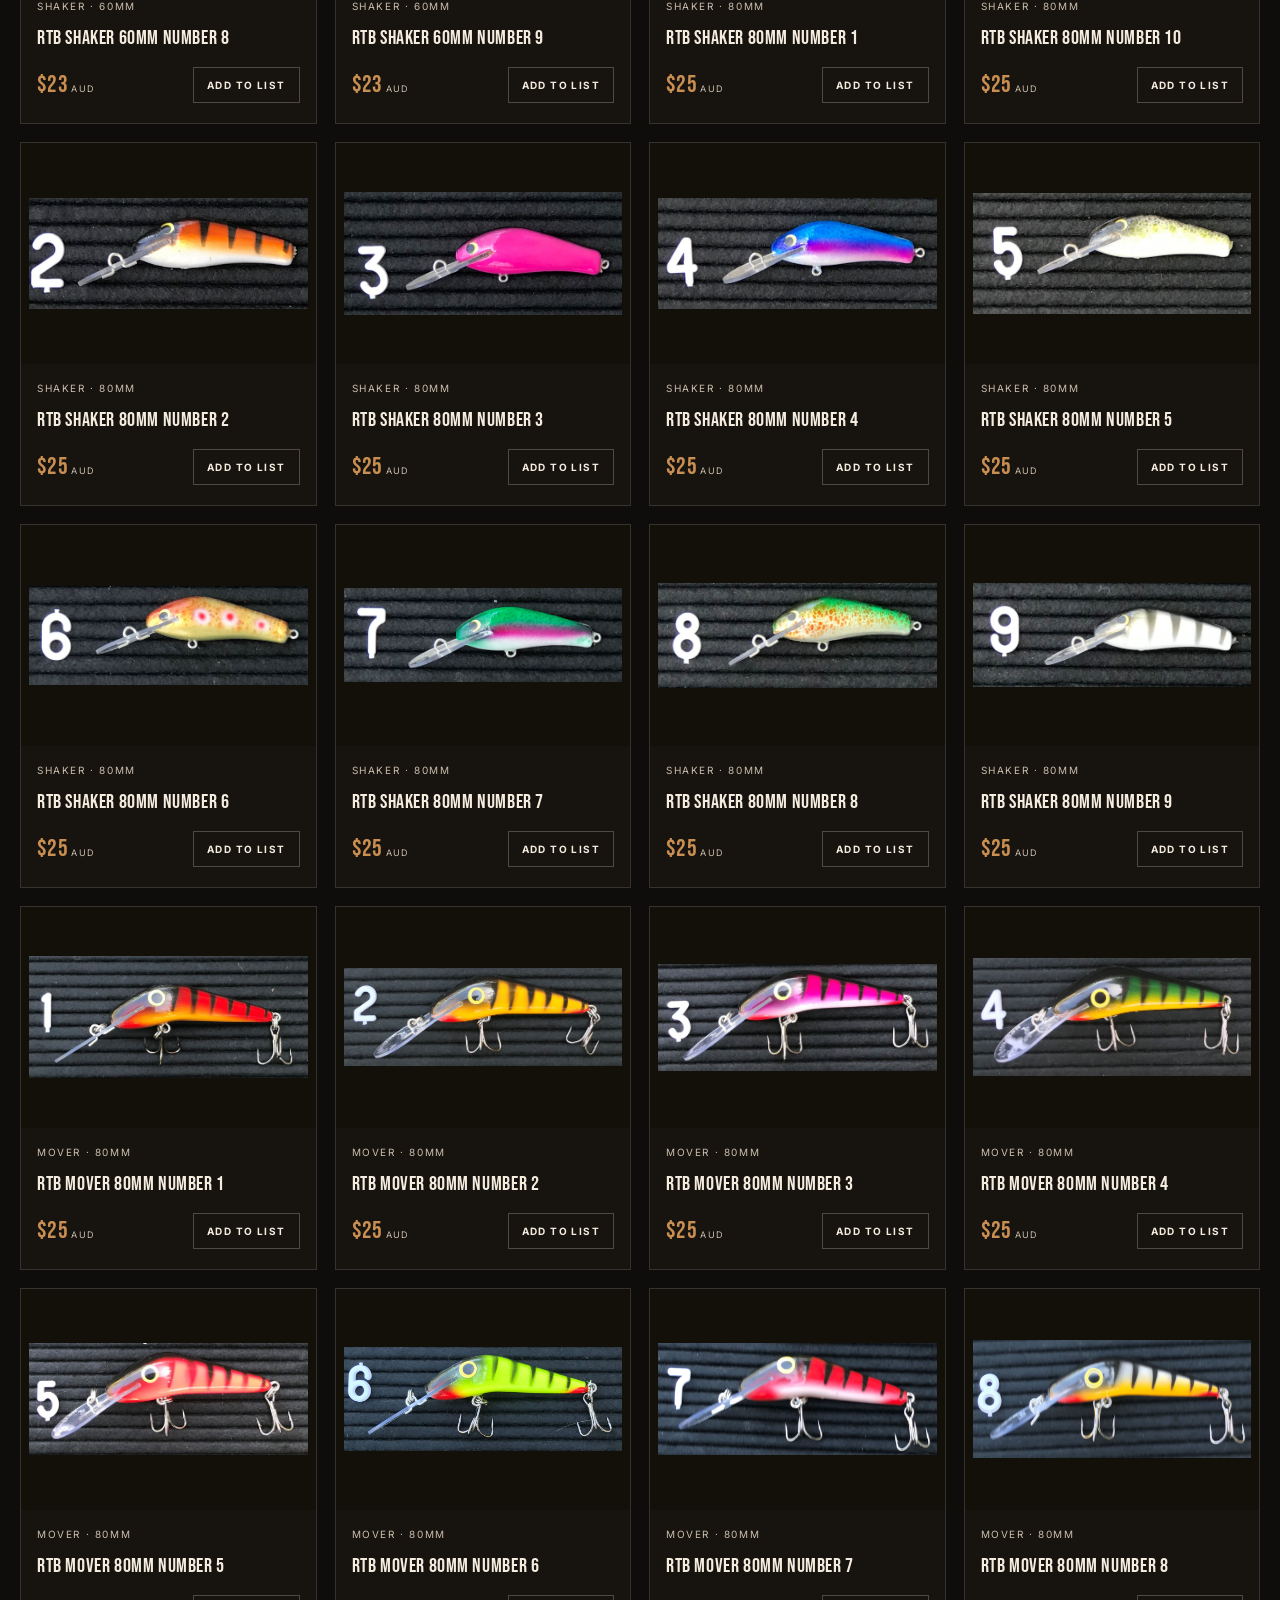
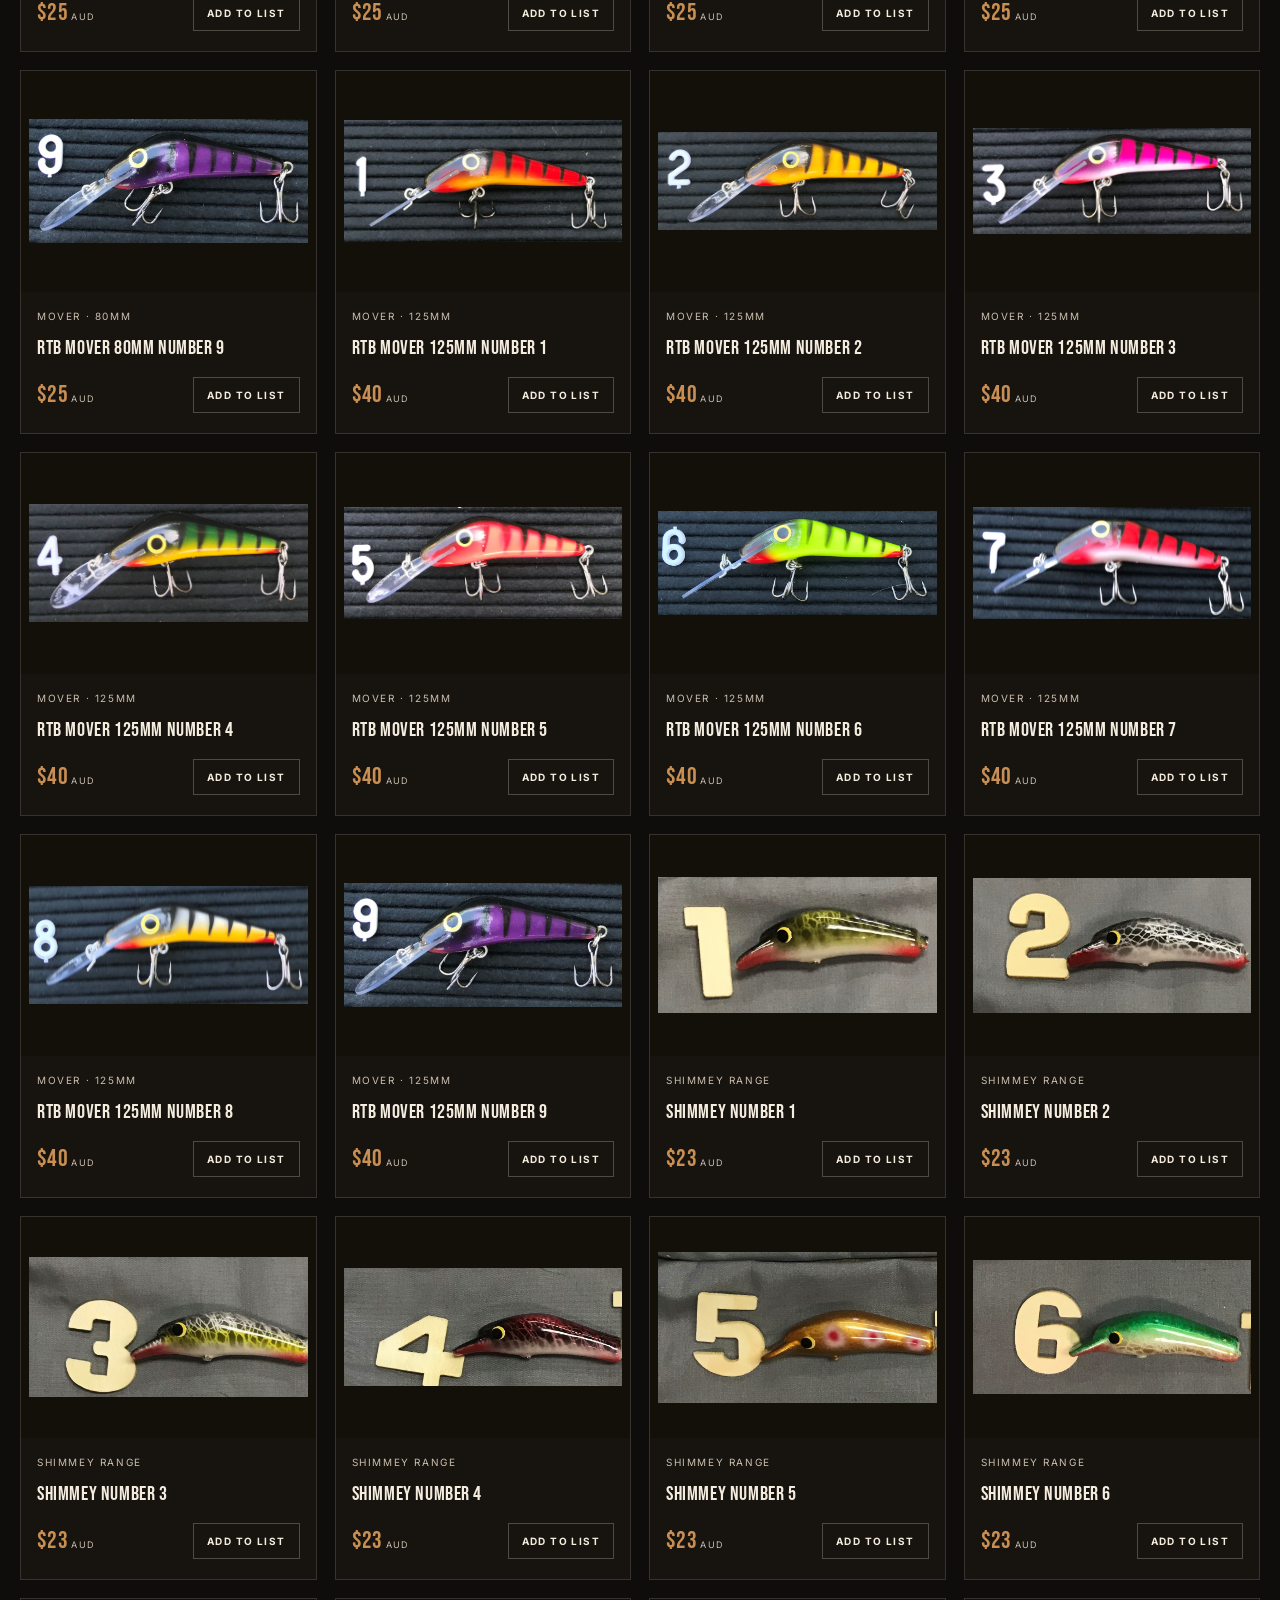
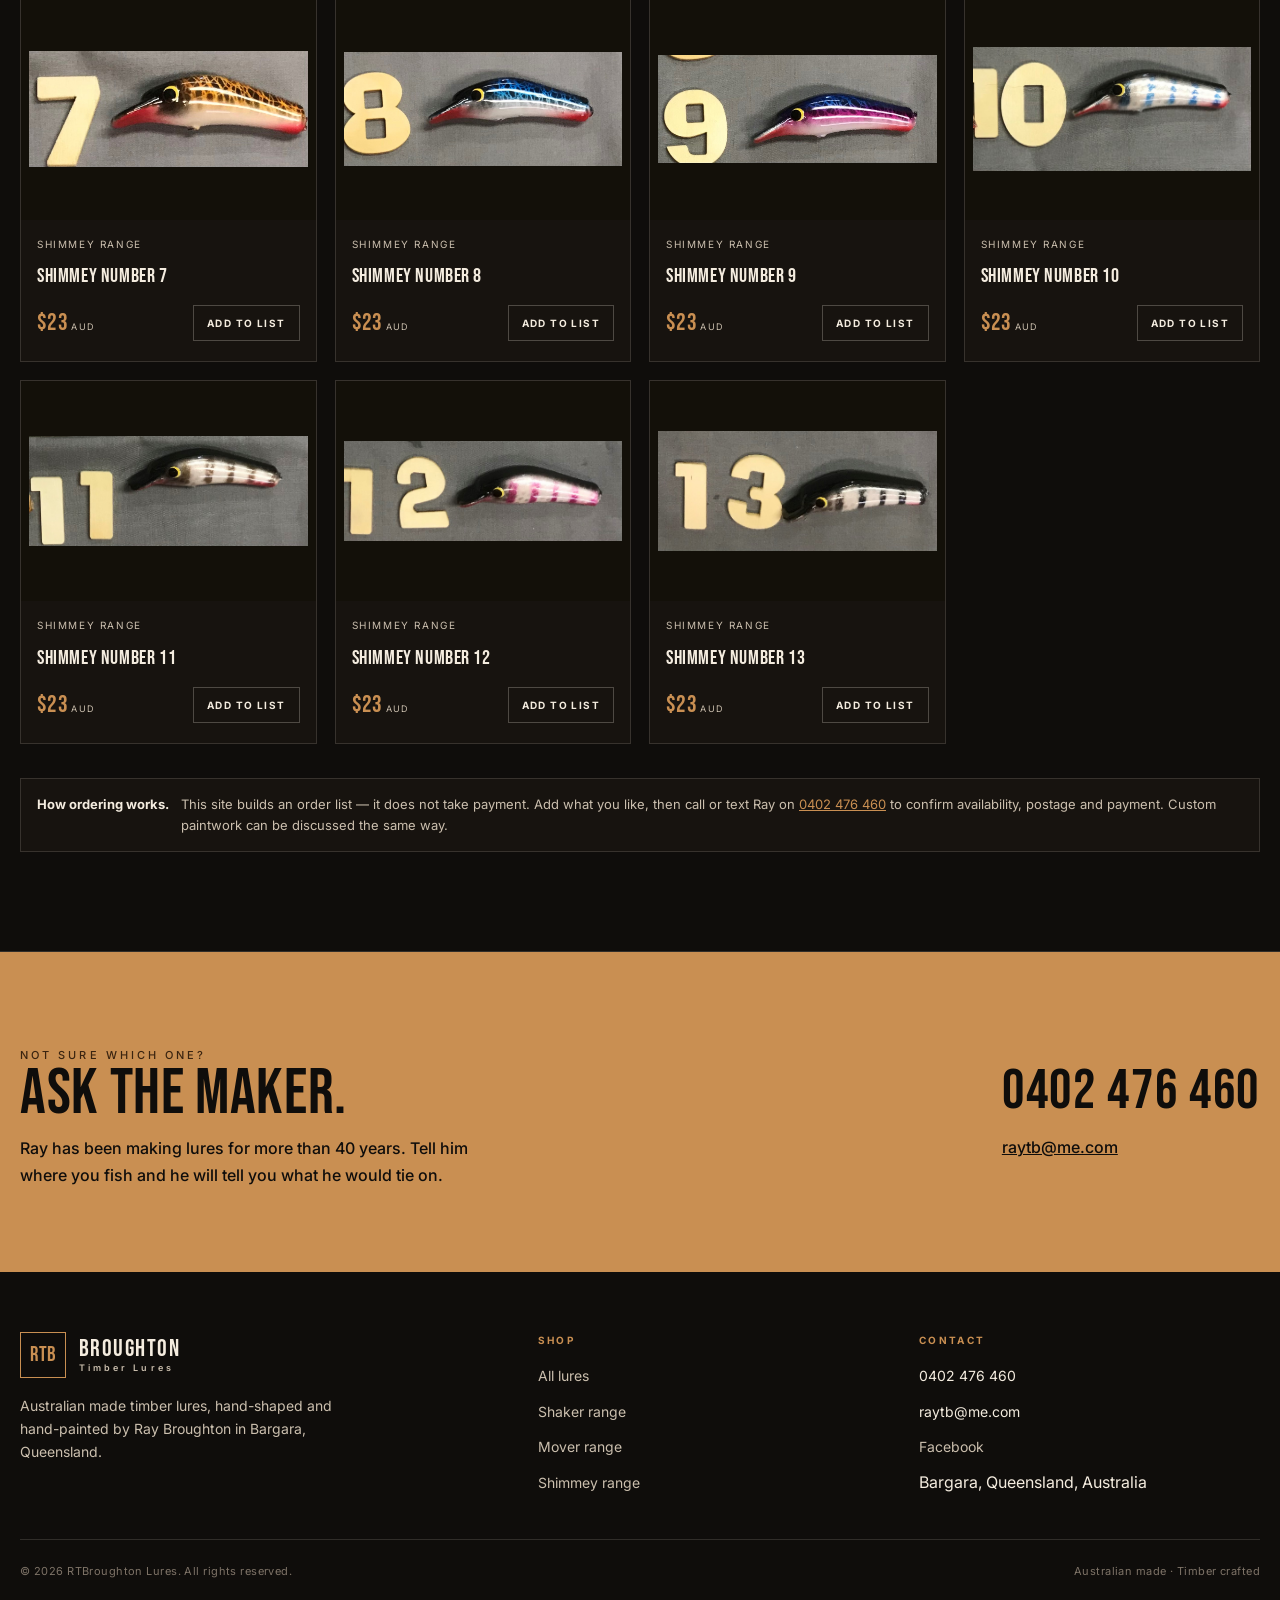
<file: shop.html>
<!DOCTYPE html>
<html lang="en-AU">
<head>
<meta charset="utf-8">
<meta name="robots" content="noindex, nofollow">
<meta name="viewport" content="width=device-width, initial-scale=1">
<title>Shop the Range | RTBroughton Lures</title>
<meta name="description" content="Browse all 51 RTBroughton timber lures: Shaker 60mm and 80mm, Mover 80mm and 125mm, and the 13-style Shimmey range. Prices in AUD.">
<link rel="icon" href="assets/img/brand/favicon.svg" type="image/svg+xml">
<meta property="og:title" content="Shop the Range | RTBroughton Lures">
<meta property="og:image" content="assets/img/brand/hero-shimmey-range.jpg">
<link rel="preconnect" href="https://fonts.googleapis.com">
<link rel="preconnect" href="https://fonts.gstatic.com" crossorigin>
<link href="https://fonts.googleapis.com/css2?family=Bebas+Neue&family=Fraunces:opsz,wght@9..144,400&family=Inter:wght@400;500;600;700&display=swap" rel="stylesheet">
<link rel="stylesheet" href="assets/css/style.css">
</head>
<body>

<div class="topbar">
  <div class="wrap">
    <span>Australian made &middot; Timber crafted in Queensland</span>
    <a href="tel:+61402476460">Ray &middot; 0402 476 460</a>
  </div>
</div>

<header class="site-header">
  <nav class="wrap nav" aria-label="Main">
    <a class="logo" href="index.html">
      <span class="logo-badge">RTB</span>
      <span class="logo-word">Broughton<small>Timber Lures</small></span>
    </a>
    <button class="menu-toggle" id="menuToggle" aria-expanded="false" aria-controls="navLinks">Menu</button>
    <div class="nav-links" id="navLinks">
      <a href="index.html">Home</a>
      <a href="shop.html" aria-current="page">Shop</a>
      <a href="about.html">The Story</a>
      <a href="contact.html">Contact</a>
    </div>
    <button class="cart-btn" data-open-cart type="button">List <span class="cart-count">0</span></button>
  </nav>
</header>

<main>

  <section class="page-hero">
    <div class="wrap">
      <p class="crumbs"><a href="index.html">Home</a> / Shop</p>
      <h1>The range.</h1>
      <p>Fifty-one timber lures across three ranges. Every one is hand painted and finished by Ray in Bargara, so the grain and pattern on yours will be its own. Prices in AUD.</p>
    </div>
  </section>

  <div class="wrap">
    <div class="shop-toolbar">
      <div class="filters" id="shopFilters" role="group" aria-label="Filter by range">
        <button class="filter is-active" type="button" data-range="all">All lures</button>
        <button class="filter" type="button" data-range="Shaker">Shaker</button>
        <button class="filter" type="button" data-range="Mover">Mover</button>
        <button class="filter" type="button" data-range="Shimmey">Shimmey</button>
      </div>
      <div class="toolbar-right">
        <span class="shop-count" id="shopCount">51 lures</span>
        <label for="shopSort">Sort</label>
        <select id="shopSort">
          <option value="featured">Range order</option>
          <option value="price-asc">Price: low to high</option>
          <option value="price-desc">Price: high to low</option>
          <option value="name">Name</option>
        </select>
      </div>
    </div>
  </div>

  <section class="section section--tight">
    <div class="wrap">
      <div class="product-grid" id="shopGrid"></div>
      <div class="stock-note" style="margin-top:34px">
        <strong>How ordering works.</strong>
        <span>This site builds an order list &mdash; it does not take payment. Add what you like, then call or text Ray on <a href="tel:+61402476460" style="color:var(--timber)">0402 476 460</a> to confirm availability, postage and payment. Custom paintwork can be discussed the same way.</span>
      </div>
    </div>
  </section>

  <section class="cta-band">
    <div class="wrap">
      <div>
        <p class="eyebrow" style="color:#3a2410">Not sure which one?</p>
        <h2>Ask the maker.</h2>
        <p>Ray has been making lures for more than 40 years. Tell him where you fish and he will tell you what he would tie on.</p>
      </div>
      <div>
        <a class="phone-big" href="tel:+61402476460">0402 476 460</a>
        <p style="margin-top:14px"><a href="mailto:raytb@me.com">raytb@me.com</a></p>
      </div>
    </div>
  </section>

</main>

<footer class="site-footer">
  <div class="wrap">
    <div class="footer-grid">
      <div>
        <a class="logo" href="index.html" style="margin-bottom:16px">
          <span class="logo-badge">RTB</span>
          <span class="logo-word">Broughton<small>Timber Lures</small></span>
        </a>
        <p>Australian made timber lures, hand-shaped and hand-painted by Ray Broughton in Bargara, Queensland.</p>
      </div>
      <div>
        <h4>Shop</h4>
        <ul class="footer-links">
          <li><a href="shop.html">All lures</a></li>
          <li><a href="shop.html?range=Shaker">Shaker range</a></li>
          <li><a href="shop.html?range=Mover">Mover range</a></li>
          <li><a href="shop.html?range=Shimmey">Shimmey range</a></li>
        </ul>
      </div>
      <div>
        <h4>Contact</h4>
        <ul class="footer-links">
          <li><a href="tel:+61402476460">0402 476 460</a></li>
          <li><a href="mailto:raytb@me.com">raytb@me.com</a></li>
          <li><a href="https://www.facebook.com/RTBroughton-Lures-126674125519096" target="_blank" rel="noopener">Facebook</a></li>
          <li>Bargara, Queensland, Australia</li>
        </ul>
      </div>
    </div>
    <div class="footer-bottom">
      <span>&copy; <span class="year">2026</span> RTBroughton Lures. All rights reserved.</span>
      <span>Australian made &middot; Timber crafted</span>
    </div>
  </div>
</footer>

<script src="data/products.js"></script>
<script src="assets/js/store.js"></script>
<script>document.querySelectorAll('.year').forEach(function(e){e.textContent=new Date().getFullYear();});</script>
</body>
</html>
</file>
<file: assets/css/style.css>
:root {
  --ink: #0f0d0b;
  --ink-2: #17130f;
  --ink-3: #211b16;
  --line: rgba(244, 236, 223, 0.14);
  --cream: #f4ecdf;
  --cream-dim: #cbbfae;
  --timber: #c98f52;
  --timber-deep: #8a5a2b;
  --olive: #7c8a48;
  --red: #b23a32;
  --radius: 2px;
  --wrap: 1240px;
  --font-display: "Bebas Neue", "Oswald", "Arial Narrow", Impact, sans-serif;
  --font-body: "Inter", "Segoe UI", system-ui, -apple-system, sans-serif;
  --font-quote: "Fraunces", Georgia, "Times New Roman", serif;
}

* { box-sizing: border-box; }
html { scroll-behavior: smooth; }
body {
  margin: 0;
  background: var(--ink);
  color: var(--cream);
  font-family: var(--font-body);
  font-size: 16px;
  line-height: 1.65;
  -webkit-font-smoothing: antialiased;
  overflow-x: hidden;
}
body.no-scroll { overflow: hidden; }
img { max-width: 100%; display: block; }
a { color: inherit; }
button { font: inherit; color: inherit; }
::selection { background: var(--timber); color: var(--ink); }

.wrap { width: min(100% - 40px, var(--wrap)); margin-inline: auto; }
.eyebrow {
  font-size: 11px;
  letter-spacing: 0.28em;
  text-transform: uppercase;
  color: var(--timber);
  font-weight: 600;
  margin: 0 0 14px;
}
h1, h2, h3, .display {
  font-family: var(--font-display);
  font-weight: 400;
  letter-spacing: 0.01em;
  line-height: 0.95;
  text-transform: uppercase;
  margin: 0;
}
h1 { font-size: clamp(54px, 8.4vw, 118px); }
h2 { font-size: clamp(38px, 5vw, 68px); }
h3 { font-size: clamp(24px, 2.6vw, 34px); }
p { margin: 0 0 1em; }
.lede { font-size: clamp(17px, 1.5vw, 20px); color: var(--cream-dim); max-width: 56ch; }

/* ---------- buttons ---------- */
.btn {
  display: inline-flex;
  align-items: center;
  justify-content: center;
  gap: 10px;
  padding: 15px 26px;
  border: 1px solid var(--timber);
  background: var(--timber);
  color: var(--ink);
  text-decoration: none;
  font-size: 12px;
  font-weight: 700;
  letter-spacing: 0.18em;
  text-transform: uppercase;
  cursor: pointer;
  transition: transform 0.18s ease, background 0.18s ease, color 0.18s ease, border-color 0.18s ease;
}
.btn:hover { background: var(--cream); border-color: var(--cream); transform: translateY(-1px); }
.btn--ghost { background: transparent; color: var(--cream); border-color: rgba(244,236,223,0.35); }
.btn--ghost:hover { background: var(--cream); color: var(--ink); border-color: var(--cream); }
.btn--block { width: 100%; }
.btn:disabled { opacity: 0.5; cursor: not-allowed; transform: none; }

/* ---------- header ---------- */
.topbar {
  background: var(--timber);
  color: var(--ink);
  font-size: 11px;
  letter-spacing: 0.16em;
  text-transform: uppercase;
  font-weight: 600;
}
.topbar .wrap {
  display: flex;
  justify-content: space-between;
  align-items: center;
  gap: 16px;
  min-height: 38px;
  padding-block: 6px;
}
.topbar a { text-decoration: none; white-space: nowrap; }
.topbar a:hover { text-decoration: underline; }
.topbar .dot { opacity: 0.55; }

.site-header {
  position: sticky;
  top: 0;
  z-index: 60;
  background: rgba(15, 13, 11, 0.92);
  backdrop-filter: blur(10px);
  border-bottom: 1px solid var(--line);
}
.nav {
  display: flex;
  align-items: center;
  justify-content: space-between;
  gap: 28px;
  min-height: 78px;
}
.logo {
  display: flex;
  align-items: center;
  gap: 13px;
  text-decoration: none;
  flex-shrink: 0;
}
.logo-badge {
  width: 46px;
  height: 46px;
  border: 1.5px solid var(--timber);
  display: grid;
  place-items: center;
  font-family: var(--font-display);
  font-size: 21px;
  letter-spacing: 0.03em;
  color: var(--timber);
}
.logo-word {
  font-family: var(--font-display);
  font-size: 24px;
  line-height: 0.9;
  letter-spacing: 0.06em;
}
.logo-word small {
  display: block;
  font-family: var(--font-body);
  font-size: 9px;
  letter-spacing: 0.34em;
  color: var(--cream-dim);
  font-weight: 600;
  margin-top: 5px;
}
.nav-links { display: flex; align-items: center; gap: 30px; margin-left: auto; }
.nav-links a {
  text-decoration: none;
  font-size: 11px;
  font-weight: 600;
  letter-spacing: 0.2em;
  text-transform: uppercase;
  color: var(--cream-dim);
  padding: 8px 0;
  border-bottom: 1px solid transparent;
}
.nav-links a:hover, .nav-links a[aria-current="page"] { color: var(--cream); border-color: var(--timber); }
.cart-btn {
  display: inline-flex;
  align-items: center;
  gap: 9px;
  background: transparent;
  border: 1px solid var(--line);
  padding: 11px 16px;
  cursor: pointer;
  font-size: 11px;
  font-weight: 700;
  letter-spacing: 0.14em;
  text-transform: uppercase;
  transition: border-color 0.18s ease;
}
.cart-btn:hover { border-color: var(--timber); }
.cart-count {
  min-width: 21px;
  height: 21px;
  padding: 0 5px;
  background: var(--timber);
  color: var(--ink);
  display: inline-grid;
  place-items: center;
  font-size: 11px;
  font-weight: 800;
}
.menu-toggle {
  display: none;
  background: transparent;
  border: 1px solid var(--line);
  padding: 10px 12px;
  cursor: pointer;
  font-size: 11px;
  letter-spacing: 0.14em;
  text-transform: uppercase;
}

/* ---------- hero ---------- */
.hero { border-bottom: 1px solid var(--line); }
.hero-grid {
  display: grid;
  grid-template-columns: 1.02fr 0.98fr;
  min-height: calc(100vh - 116px);
}
.hero-copy {
  display: flex;
  flex-direction: column;
  justify-content: center;
  padding: 70px clamp(24px, 5vw, 84px) 70px calc((100vw - var(--wrap)) / 2);
  padding-left: max(20px, calc((100vw - var(--wrap)) / 2));
}
.hero-copy h1 { margin-bottom: 24px; }
.hero-copy h1 em { font-style: normal; color: var(--timber); }
.hero-copy .lede { margin-bottom: 34px; }
.hero-actions { display: flex; flex-wrap: wrap; gap: 12px; margin-bottom: 44px; }
.hero-stats {
  display: flex;
  gap: 38px;
  padding-top: 26px;
  border-top: 1px solid var(--line);
  list-style: none;
  margin: 0;
  flex-wrap: wrap;
}
.hero-stats strong {
  display: block;
  font-family: var(--font-display);
  font-size: 30px;
  color: var(--timber);
  line-height: 1;
}
.hero-stats span { font-size: 10px; letter-spacing: 0.2em; text-transform: uppercase; color: var(--cream-dim); }
.hero-media { position: relative; overflow: hidden; border-left: 1px solid var(--line); min-height: 480px; }
.hero-media img { width: 100%; height: 100%; object-fit: cover; filter: saturate(0.92) contrast(1.02); }
.hero-media::after {
  content: "";
  position: absolute;
  inset: 0;
  background: linear-gradient(90deg, rgba(15,13,11,0.55), rgba(15,13,11,0) 40%),
              linear-gradient(0deg, rgba(15,13,11,0.55), rgba(15,13,11,0) 35%);
  pointer-events: none;
}
.hero-tag {
  position: absolute;
  left: 24px;
  bottom: 24px;
  z-index: 2;
  background: rgba(15,13,11,0.82);
  border: 1px solid var(--line);
  padding: 12px 16px;
  font-size: 10px;
  letter-spacing: 0.22em;
  text-transform: uppercase;
  color: var(--cream);
}
.hero-tag strong { color: var(--timber); font-weight: 700; }

/* ---------- marquee ---------- */
.marquee {
  overflow: hidden;
  border-bottom: 1px solid var(--line);
  background: var(--ink-2);
  padding: 15px 0;
}
.marquee-track {
  display: flex;
  width: max-content;
  gap: 44px;
  animation: marquee 34s linear infinite;
}
.marquee span {
  font-family: var(--font-display);
  font-size: 20px;
  letter-spacing: 0.08em;
  color: var(--cream-dim);
  white-space: nowrap;
  display: flex;
  align-items: center;
  gap: 44px;
}
.marquee span::after { content: "◆"; color: var(--timber); font-size: 11px; }
@keyframes marquee { to { transform: translateX(-50%); } }

/* ---------- sections ---------- */
.section { padding: clamp(64px, 9vw, 118px) 0; border-bottom: 1px solid var(--line); }
.section--tight { padding: clamp(48px, 6vw, 80px) 0; }
.section-head {
  display: flex;
  align-items: flex-end;
  justify-content: space-between;
  gap: 30px;
  margin-bottom: clamp(34px, 4vw, 54px);
  flex-wrap: wrap;
}
.section-head p { margin: 12px 0 0; max-width: 46ch; color: var(--cream-dim); }

/* ---------- range cards ---------- */
.range-grid {
  display: grid;
  grid-template-columns: repeat(3, 1fr);
  gap: 18px;
}
.range-card {
  position: relative;
  display: block;
  text-decoration: none;
  overflow: hidden;
  border: 1px solid var(--line);
  background: var(--ink-2);
  aspect-ratio: 4 / 5;
}
.range-card img {
  width: 100%;
  height: 100%;
  object-fit: cover;
  transition: transform 0.6s cubic-bezier(.2,.7,.2,1);
  opacity: 0.86;
}
.range-card:hover img { transform: scale(1.04); opacity: 1; }
.range-card-body {
  position: absolute;
  inset: auto 0 0 0;
  padding: 26px 24px 22px;
  background: linear-gradient(0deg, rgba(15,13,11,0.95) 12%, rgba(15,13,11,0.55) 62%, rgba(15,13,11,0));
}
.range-card-body h3 { margin-bottom: 6px; }
.range-card-body p { font-size: 13px; color: var(--cream-dim); margin: 0 0 12px; }
.range-card-body .link {
  font-size: 10px;
  letter-spacing: 0.22em;
  text-transform: uppercase;
  color: var(--timber);
  font-weight: 700;
}
.range-card .price-tag {
  position: absolute;
  top: 16px;
  right: 16px;
  background: var(--cream);
  color: var(--ink);
  font-size: 10px;
  font-weight: 800;
  letter-spacing: 0.14em;
  padding: 6px 10px;
  text-transform: uppercase;
}

/* ---------- story ---------- */
.story-grid {
  display: grid;
  grid-template-columns: 0.85fr 1.15fr;
  gap: clamp(30px, 5vw, 80px);
  align-items: center;
}
.story-media { position: relative; }
.story-media img { width: 100%; border: 1px solid var(--line); }
.story-media figcaption {
  margin-top: 12px;
  font-size: 11px;
  letter-spacing: 0.12em;
  text-transform: uppercase;
  color: var(--cream-dim);
}
.story-copy h2 { margin-bottom: 22px; }
.story-copy p { color: var(--cream-dim); }
.story-copy p strong { color: var(--cream); }
.timeline {
  list-style: none;
  margin: 30px 0 0;
  padding: 0;
  border-top: 1px solid var(--line);
}
.timeline li {
  display: grid;
  grid-template-columns: 92px 1fr;
  gap: 20px;
  padding: 16px 0;
  border-bottom: 1px solid var(--line);
  font-size: 14px;
  color: var(--cream-dim);
}
.timeline b { font-family: var(--font-display); font-size: 22px; color: var(--timber); font-weight: 400; letter-spacing: 0.04em; }

/* ---------- product cards ---------- */
.product-grid {
  display: grid;
  grid-template-columns: repeat(4, 1fr);
  gap: 18px;
}
.product-card {
  border: 1px solid var(--line);
  background: var(--ink-2);
  display: flex;
  flex-direction: column;
  transition: border-color 0.2s ease, transform 0.2s ease;
}
.product-card:hover { border-color: rgba(201,143,82,0.6); transform: translateY(-2px); }
.product-card-media {
  position: relative;
  display: block;
  aspect-ratio: 4 / 3;
  background: #131009;
  overflow: hidden;
}
.product-card-media img {
  width: 100%;
  height: 100%;
  object-fit: contain;
  padding: 8px;
  transition: transform 0.4s ease;
}
.product-card:hover .product-card-media img { transform: scale(1.03); }
.product-card-badge {
  position: absolute;
  top: 10px;
  left: 10px;
  background: rgba(15,13,11,0.85);
  border: 1px solid var(--line);
  font-size: 9px;
  letter-spacing: 0.16em;
  text-transform: uppercase;
  padding: 5px 8px;
  color: var(--cream-dim);
}
.product-card-body { padding: 16px 16px 18px; display: flex; flex-direction: column; gap: 4px; flex: 1; }
.product-card-body h3 {
  font-size: 20px;
  letter-spacing: 0.03em;
  line-height: 1.05;
}
.product-card-body h3 a { text-decoration: none; }
.product-card-body h3 a:hover { color: var(--timber); }
.product-meta { font-size: 10px; letter-spacing: 0.16em; text-transform: uppercase; color: var(--cream-dim); }
.product-card-foot { display: flex; align-items: center; justify-content: space-between; gap: 10px; margin-top: auto; padding-top: 12px; }
.price { font-family: var(--font-display); font-size: 24px; color: var(--timber); letter-spacing: 0.02em; }
.price small { font-family: var(--font-body); font-size: 9px; letter-spacing: 0.14em; color: var(--cream-dim); margin-left: 3px; }
.add-btn {
  background: transparent;
  border: 1px solid rgba(244,236,223,0.25);
  color: var(--cream);
  padding: 9px 13px;
  font-size: 10px;
  font-weight: 700;
  letter-spacing: 0.14em;
  text-transform: uppercase;
  cursor: pointer;
  transition: background 0.18s ease, color 0.18s ease, border-color 0.18s ease;
}
.add-btn:hover { background: var(--timber); border-color: var(--timber); color: var(--ink); }

/* ---------- quote ---------- */
.quote-band {
  background: var(--ink-2);
  border-bottom: 1px solid var(--line);
  padding: clamp(56px, 8vw, 96px) 0;
}
.quote-grid {
  display: grid;
  grid-template-columns: 0.9fr 1.1fr;
  gap: clamp(28px, 5vw, 70px);
  align-items: center;
}
.quote-grid figure { margin: 0; }
.quote-grid img { border: 1px solid var(--line); width: 100%; max-width: 420px; }
.quote-copy blockquote {
  margin: 0 0 24px;
  font-family: var(--font-quote);
  font-size: clamp(22px, 2.6vw, 34px);
  line-height: 1.32;
  font-weight: 400;
  letter-spacing: -0.01em;
}
.quote-copy blockquote::before { content: "“"; color: var(--timber); }
.quote-copy blockquote::after { content: "”"; color: var(--timber); }
.quote-copy cite {
  font-style: normal;
  font-size: 11px;
  letter-spacing: 0.2em;
  text-transform: uppercase;
  color: var(--cream-dim);
}
.quote-copy cite strong { color: var(--cream); }

/* ---------- cta band ---------- */
.cta-band {
  background: var(--timber);
  color: var(--ink);
  padding: clamp(48px, 7vw, 84px) 0;
}
.cta-band .wrap {
  display: flex;
  align-items: center;
  justify-content: space-between;
  gap: 30px;
  flex-wrap: wrap;
}
.cta-band h2 { color: var(--ink); }
.cta-band p { margin: 10px 0 0; font-weight: 500; max-width: 48ch; }
.cta-band .btn { background: var(--ink); color: var(--cream); border-color: var(--ink); }
.cta-band .btn:hover { background: #000; border-color: #000; }
.phone-big {
  font-family: var(--font-display);
  font-size: clamp(34px, 4.4vw, 56px);
  letter-spacing: 0.03em;
  display: block;
  text-decoration: none;
  line-height: 1;
}
.phone-big:hover { text-decoration: underline; text-underline-offset: 6px; }

/* ---------- footer ---------- */
.site-footer { background: var(--ink); padding: 60px 0 26px; }
.footer-grid {
  display: grid;
  grid-template-columns: 1.4fr 1fr 1fr;
  gap: 40px;
  padding-bottom: 44px;
  border-bottom: 1px solid var(--line);
}
.footer-grid p { color: var(--cream-dim); font-size: 14px; max-width: 38ch; }
.footer-grid h4 {
  font-size: 10px;
  letter-spacing: 0.24em;
  text-transform: uppercase;
  color: var(--timber);
  margin: 0 0 14px;
}
.footer-links { list-style: none; margin: 0; padding: 0; display: grid; gap: 9px; }
.footer-links a { text-decoration: none; color: var(--cream-dim); font-size: 14px; }
.footer-links a:hover { color: var(--cream); }
.footer-links a[href^="tel"], .footer-links a[href^="mailto"] { color: var(--cream); }
.footer-bottom {
  display: flex;
  justify-content: space-between;
  gap: 20px;
  flex-wrap: wrap;
  padding-top: 22px;
  font-size: 11px;
  color: #7e7367;
  letter-spacing: 0.04em;
}

/* ---------- page hero (inner pages) ---------- */
.page-hero {
  padding: clamp(54px, 7vw, 92px) 0 clamp(34px, 4vw, 54px);
  border-bottom: 1px solid var(--line);
  background:
    radial-gradient(900px 300px at 15% 0%, rgba(201,143,82,0.12), transparent 70%),
    var(--ink);
}
.page-hero h1 { font-size: clamp(46px, 7vw, 92px); margin-bottom: 16px; }
.page-hero p { max-width: 62ch; color: var(--cream-dim); margin: 0; }
.crumbs { font-size: 10px; letter-spacing: 0.2em; text-transform: uppercase; color: var(--cream-dim); margin-bottom: 18px; }
.crumbs a { text-decoration: none; color: var(--timber); }
.crumbs a:hover { text-decoration: underline; }

/* ---------- shop toolbar ---------- */
.shop-toolbar {
  display: flex;
  align-items: center;
  justify-content: space-between;
  gap: 20px;
  flex-wrap: wrap;
  padding: 26px 0;
  border-bottom: 1px solid var(--line);
  position: sticky;
  top: 78px;
  background: rgba(15,13,11,0.95);
  backdrop-filter: blur(8px);
  z-index: 40;
}
.filters { display: flex; flex-wrap: wrap; gap: 8px; }
.filter {
  background: transparent;
  border: 1px solid var(--line);
  padding: 9px 14px;
  cursor: pointer;
  font-size: 10px;
  font-weight: 600;
  letter-spacing: 0.14em;
  text-transform: uppercase;
  color: var(--cream-dim);
  transition: all 0.18s ease;
}
.filter:hover { border-color: var(--timber); color: var(--cream); }
.filter.is-active { background: var(--cream); border-color: var(--cream); color: var(--ink); }
.toolbar-right { display: flex; align-items: center; gap: 14px; }
.toolbar-right label { font-size: 10px; letter-spacing: 0.16em; text-transform: uppercase; color: var(--cream-dim); }
select {
  background: var(--ink-2);
  border: 1px solid var(--line);
  color: var(--cream);
  padding: 9px 12px;
  font-size: 12px;
  font-family: inherit;
}
.shop-count { font-size: 11px; color: var(--cream-dim); letter-spacing: 0.1em; }

/* ---------- product page ---------- */
.product-layout {
  display: grid;
  grid-template-columns: 1.1fr 0.9fr;
  grid-template-areas: "figure info" "specs info";
  column-gap: clamp(30px, 5vw, 70px);
  row-gap: 26px;
  align-items: start;
  padding: clamp(40px, 5vw, 64px) 0 clamp(60px, 8vw, 100px);
}
.product-figure { grid-area: figure; }
.product-info { grid-area: info; }
.product-specs { grid-area: specs; margin-top: 0; }
.product-figure {
  position: relative;
  overflow: hidden;
  border: 1px solid var(--line);
  background: #131009;
  aspect-ratio: 4 / 3;
  display: grid;
  place-items: center;
  align-self: start;
}
.product-figure::before {
  content: "";
  position: absolute;
  inset: 0;
  background: radial-gradient(120% 85% at 50% 30%, rgba(201, 143, 82, 0.13), transparent 70%);
}
.product-figure img { position: relative; z-index: 1; width: 100%; height: auto; max-height: 100%; object-fit: contain; }
.product-info h1 { font-size: clamp(44px, 5.5vw, 76px); margin-bottom: 12px; }
.product-info .product-meta { margin-bottom: 18px; font-size: 11px; }
.product-price { display: flex; align-items: baseline; gap: 10px; margin: 18px 0 26px; padding-bottom: 22px; border-bottom: 1px solid var(--line); }
.product-price .price { font-size: 44px; }
.product-price span { font-size: 11px; color: var(--cream-dim); letter-spacing: 0.14em; text-transform: uppercase; }
.qty-row { display: flex; gap: 12px; margin-bottom: 14px; }
.qty {
  display: inline-flex;
  align-items: center;
  border: 1px solid var(--line);
}
.qty button {
  background: transparent;
  border: 0;
  width: 44px;
  height: 46px;
  cursor: pointer;
  font-size: 17px;
}
.qty button:hover { color: var(--timber); }
.qty input {
  width: 42px;
  height: 46px;
  background: transparent;
  border: 0;
  color: var(--cream);
  text-align: center;
  font-size: 14px;
  -moz-appearance: textfield;
}
.qty input::-webkit-outer-spin-button, .qty input::-webkit-inner-spin-button { -webkit-appearance: none; margin: 0; }
.stock-note {
  display: flex;
  gap: 12px;
  align-items: flex-start;
  border: 1px solid var(--line);
  background: var(--ink-2);
  padding: 15px 16px;
  font-size: 13px;
  color: var(--cream-dim);
  margin: 22px 0;
}
.stock-note strong { color: var(--cream); flex: 0 0 auto; white-space: nowrap; }
.spec-list { list-style: none; margin: 26px 0 0; padding: 0; border-top: 1px solid var(--line); }
.spec-list li {
  display: grid;
  grid-template-columns: 150px 1fr;
  gap: 16px;
  padding: 12px 0;
  border-bottom: 1px solid var(--line);
  font-size: 14px;
}
.spec-list span:first-child { font-size: 10px; letter-spacing: 0.18em; text-transform: uppercase; color: var(--timber); padding-top: 3px; }
.spec-list span:last-child { color: var(--cream-dim); }

/* ---------- about / contact ---------- */
.split {
  display: grid;
  grid-template-columns: 1fr 1fr;
  gap: clamp(30px, 5vw, 80px);
  align-items: start;
}
.prose p { color: var(--cream-dim); font-size: 16px; }
.prose h2 { margin: 34px 0 16px; }
.prose h2:first-child { margin-top: 0; }
.prose strong { color: var(--cream); }
.pull {
  border-left: 2px solid var(--timber);
  padding: 6px 0 6px 20px;
  margin: 26px 0;
  font-family: var(--font-quote);
  font-size: 22px;
  color: var(--cream);
  line-height: 1.4;
}
.contact-card {
  border: 1px solid var(--line);
  background: var(--ink-2);
  padding: clamp(24px, 3vw, 38px);
}
.contact-card h3 { margin-bottom: 14px; }
.workshop-figure { margin: 0 0 22px; text-align: center; }.workshop-figure img { width: 100%; max-width: 300px; height: auto; border: 1px solid var(--line); margin-inline: auto; }.workshop-figure figcaption { margin-top: 8px; font-size: 10px; letter-spacing: 0.12em; text-transform: uppercase; color: var(--cream-dim); }
.contact-card p { color: var(--cream-dim); font-size: 15px; }
.contact-list { list-style: none; padding: 0; margin: 22px 0 0; display: grid; gap: 16px; }
.contact-list li { border-top: 1px solid var(--line); padding-top: 16px; }
.contact-list span { display: block; font-size: 10px; letter-spacing: 0.2em; text-transform: uppercase; color: var(--timber); margin-bottom: 4px; }
.contact-list a { color: var(--cream); text-decoration: none; font-size: 18px; }
.contact-list a:hover { text-decoration: underline; }
.field { display: grid; gap: 6px; margin-bottom: 16px; }
.field label { font-size: 10px; letter-spacing: 0.18em; text-transform: uppercase; color: var(--cream-dim); }
.field input, .field textarea {
  background: var(--ink);
  border: 1px solid var(--line);
  color: var(--cream);
  padding: 12px 14px;
  font-family: inherit;
  font-size: 14px;
  width: 100%;
}
.field input:focus, .field textarea:focus { outline: 1px solid var(--timber); border-color: var(--timber); }
.form-note { font-size: 11px; color: #8f8375; margin-top: 12px; }

/* ---------- cart drawer ---------- */
.overlay {
  position: fixed;
  inset: 0;
  background: rgba(0,0,0,0.62);
  opacity: 0;
  pointer-events: none;
  transition: opacity 0.25s ease;
  z-index: 90;
}
.overlay.is-open { opacity: 1; pointer-events: auto; }
.cart-drawer {
  position: fixed;
  top: 0;
  right: 0;
  height: 100%;
  width: min(430px, 100%);
  background: var(--ink-2);
  border-left: 1px solid var(--line);
  z-index: 100;
  display: flex;
  flex-direction: column;
  transform: translateX(102%);
  transition: transform 0.3s cubic-bezier(.2,.7,.2,1);
}
.cart-drawer.is-open { transform: translateX(0); }
.cart-head {
  display: flex;
  align-items: center;
  justify-content: space-between;
  padding: 20px 22px;
  border-bottom: 1px solid var(--line);
}
.cart-head h2 { font-size: 26px; }
.cart-close { background: transparent; border: 1px solid var(--line); width: 38px; height: 38px; cursor: pointer; font-size: 16px; }
.cart-close:hover { border-color: var(--timber); color: var(--timber); }
.cart-items { flex: 1; overflow-y: auto; padding: 10px 22px; }
.cart-line { display: grid; grid-template-columns: 72px 1fr auto; gap: 14px; padding: 16px 0; border-bottom: 1px solid var(--line); align-items: center; }
.cart-line img { width: 72px; height: 54px; object-fit: contain; background: #131009; border: 1px solid var(--line); }
.cart-line h4 { margin: 0; font-family: var(--font-display); font-size: 17px; font-weight: 400; letter-spacing: 0.03em; }
.cart-line p { margin: 2px 0 0; font-size: 11px; color: var(--cream-dim); }
.cart-line .line-actions { display: flex; align-items: center; gap: 8px; }
.cart-line .line-actions button {
  background: transparent;
  border: 1px solid var(--line);
  width: 24px;
  height: 24px;
  cursor: pointer;
  font-size: 12px;
  line-height: 1;
}
.cart-line .line-actions button:hover { border-color: var(--timber); color: var(--timber); }
.cart-empty { padding: 40px 0; color: var(--cream-dim); font-size: 14px; }
.cart-foot { border-top: 1px solid var(--line); padding: 20px 22px 24px; }
.cart-total { display: flex; justify-content: space-between; align-items: baseline; margin-bottom: 14px; }
.cart-total span { font-size: 11px; letter-spacing: 0.18em; text-transform: uppercase; color: var(--cream-dim); }
.cart-total strong { font-family: var(--font-display); font-size: 34px; font-weight: 400; color: var(--timber); }
.cart-foot .btn { margin-bottom: 8px; }
.cart-foot .btn--ghost { font-size: 10px; padding: 12px 18px; }
.cart-note { font-size: 11px; color: #8f8375; margin: 10px 0 0; line-height: 1.5; }

/* ---------- toast ---------- */
.toast {
  position: fixed;
  left: 50%;
  bottom: 28px;
  transform: translate(-50%, 20px);
  background: var(--cream);
  color: var(--ink);
  padding: 12px 20px;
  font-size: 12px;
  font-weight: 700;
  letter-spacing: 0.1em;
  text-transform: uppercase;
  opacity: 0;
  pointer-events: none;
  transition: all 0.25s ease;
  z-index: 120;
}
.toast.is-show { opacity: 1; transform: translate(-50%, 0); }

/* ---------- responsive ---------- */
@media (max-width: 1080px) {
  .product-grid { grid-template-columns: repeat(3, 1fr); }
  .hero-grid { min-height: 0; }
  .hero-copy { padding-left: max(20px, calc((100vw - var(--wrap)) / 2)); }
}
@media (max-width: 900px) {
  .hero-grid { grid-template-columns: 1fr; }
  .hero-media { order: -1; min-height: 56vw; border-left: 0; border-bottom: 1px solid var(--line); }
  .hero-copy { padding: 54px 20px 58px; }
  .range-grid { grid-template-columns: 1fr 1fr; }
  .story-grid, .quote-grid, .split, .product-layout { grid-template-columns: 1fr; }
  .product-layout { grid-template-areas: "figure" "info" "specs"; }
  .product-figure { position: static; }
  .footer-grid { grid-template-columns: 1fr 1fr; }
  .nav-links {
    display: none;
    position: absolute;
    top: 100%;
    left: 0;
    right: 0;
    background: var(--ink);
    border-bottom: 1px solid var(--line);
    padding: 18px 20px 24px;
    flex-direction: column;
    align-items: flex-start;
    gap: 4px;
  }
  .nav-links.is-open { display: flex; }
  .nav-links a { font-size: 13px; padding: 10px 0; width: 100%; }
  .menu-toggle { display: inline-block; }
  .shop-toolbar { top: 78px; }
}
@media (max-width: 620px) {
  .nav { gap: 10px; min-height: 66px; }
  .logo-badge { width: 38px; height: 38px; font-size: 18px; }
  .logo-word { font-size: 19px; }
  .logo-word small { font-size: 8px; letter-spacing: 0.26em; }
  .menu-toggle, .cart-btn { padding: 9px 10px; }
  .cart-btn { gap: 6px; }
  .product-grid { grid-template-columns: repeat(2, 1fr); gap: 12px; }
  .product-card-body h3 { font-size: 17px; }
  .product-card-foot { flex-direction: column; align-items: flex-start; }
  .range-grid { grid-template-columns: 1fr; }
  .footer-grid { grid-template-columns: 1fr; gap: 28px; }
  .topbar .wrap { justify-content: center; }
  .topbar .wrap > span:first-child { display: none; }
  .topbar .topbar-extra { display: none; }
  h1 { font-size: clamp(46px, 14vw, 74px); }
  .cart-drawer { width: 100%; }
  .spec-list li { grid-template-columns: 110px 1fr; }
}
@media (prefers-reduced-motion: reduce) {
  * { animation-duration: 0.01ms !important; transition-duration: 0.01ms !important; }
  html { scroll-behavior: auto; }
}
</file>
